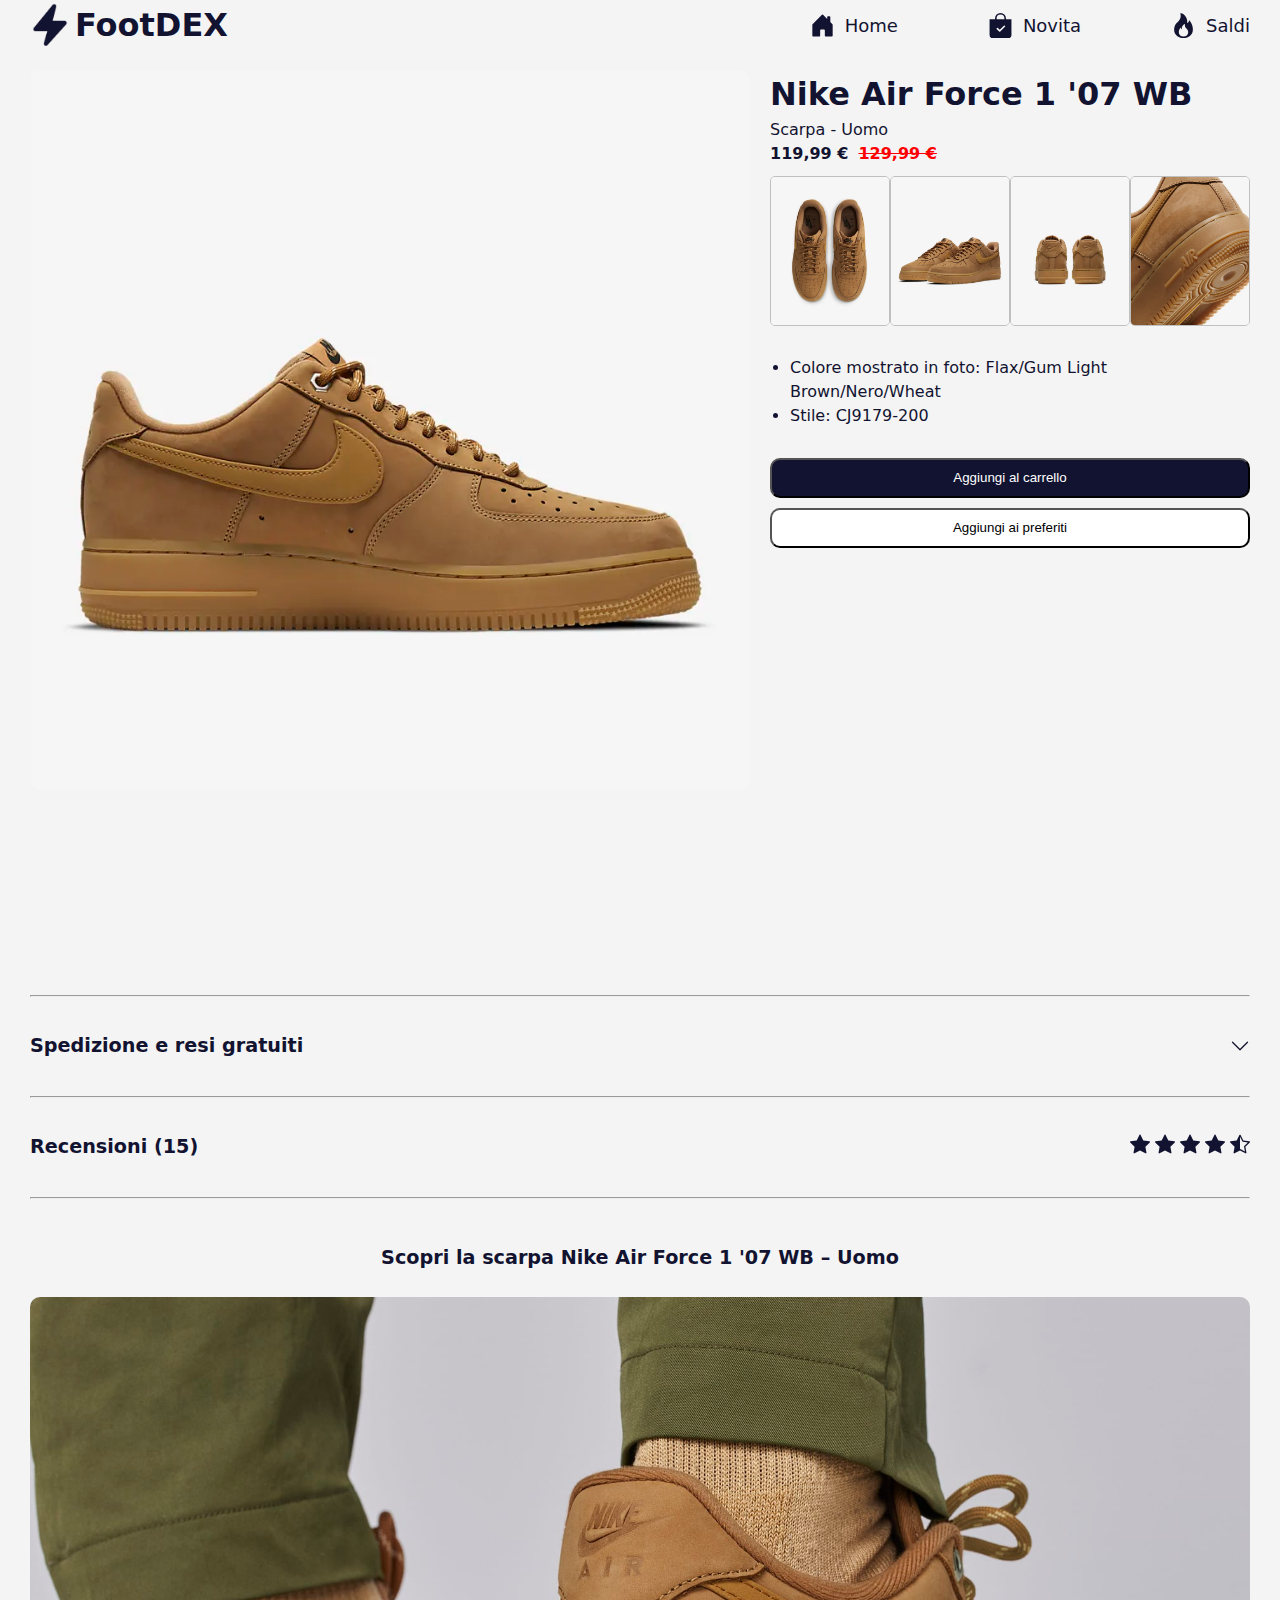
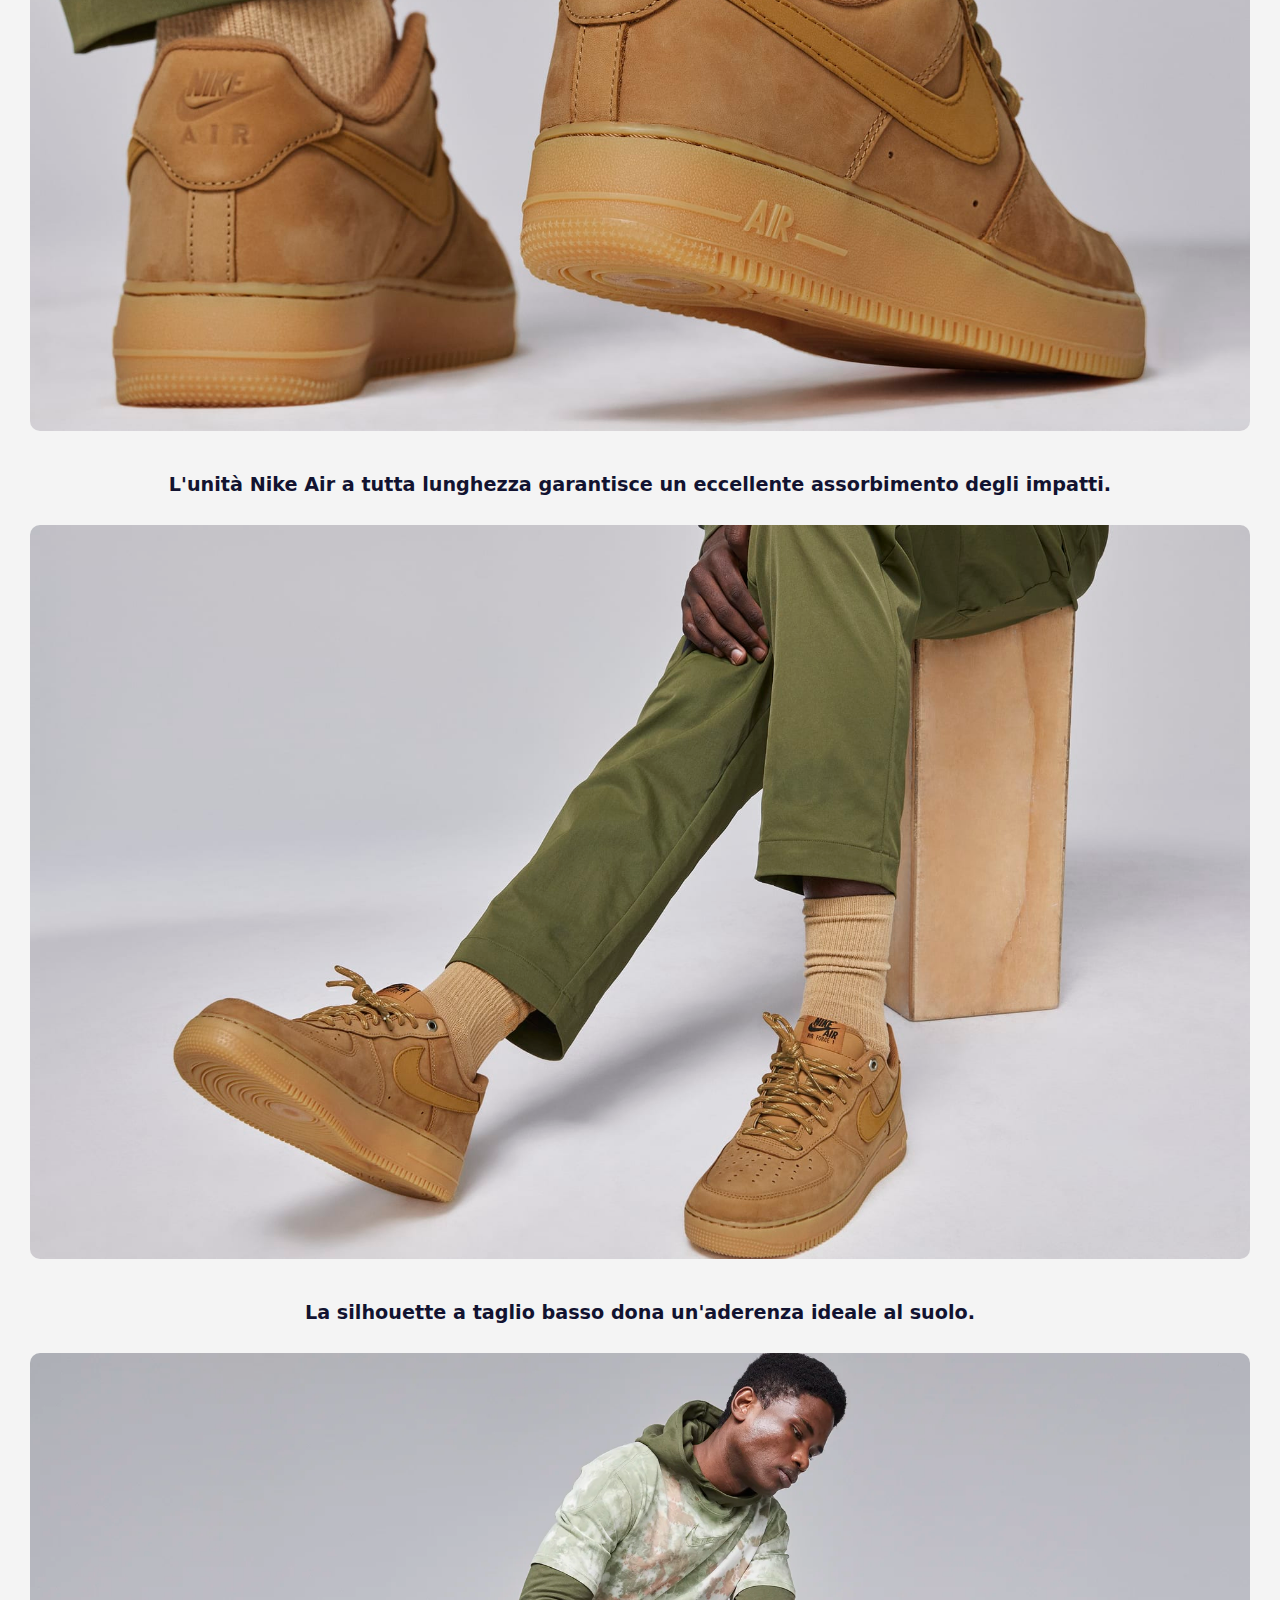
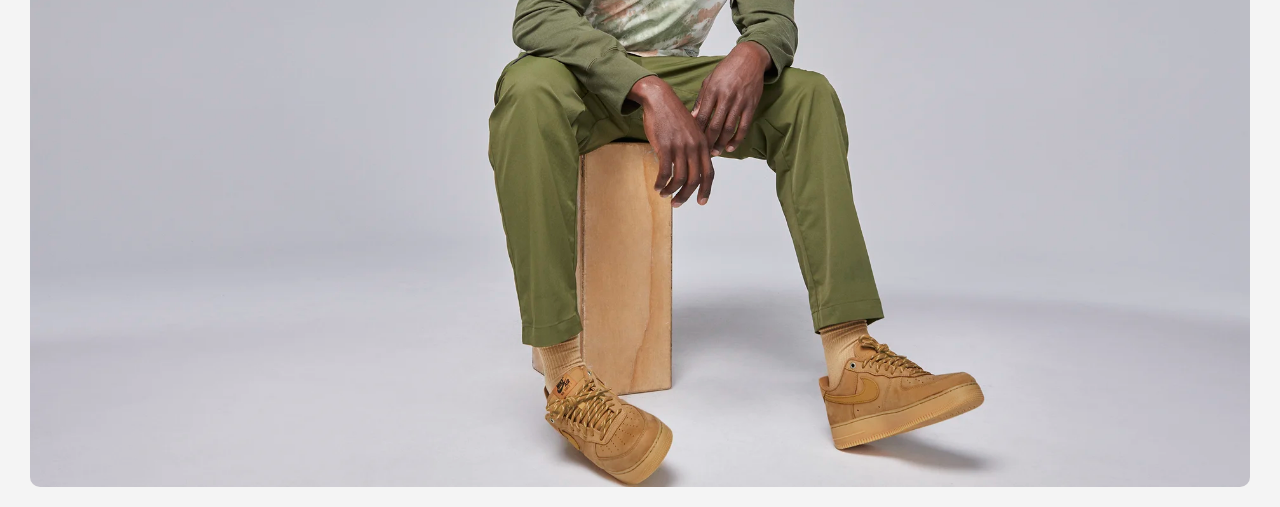
<file: info-item.html>
<!DOCTYPE html>
<html lang="en">
<head>
    <meta charset="UTF-8">
    <meta http-equiv="X-UA-Compatible" content="IE=edge">
    <meta name="viewport" content="width=device-width, initial-scale=1.0">
    <title>FOOTODEX - HOME</title>
    <link rel="stylesheet" href="style.css">
    <link rel="icon" href=".//img/bolt.png"  width="100%" type="image/icon type">
</head>
<body>
    <nav>
        <div class="nav-bar">
        <div class="logo" >
                <img src="./img/bolt.png">
                <h1 >FootDEX</h1>
            </div> 
            <div class="links">
                <ul>
                    <li>
                        <a href="./index.html"> <svg xmlns="http://www.w3.org/2000/svg" width="25" height="25" fill="currentColor" class="bi bi-house-door-fill" viewBox="0 0 16 16">
                            <path d="M6.5 14.5v-3.505c0-.245.25-.495.5-.495h2c.25 0 .5.25.5.5v3.5a.5.5 0 0 0 .5.5h4a.5.5 0 0 0 .5-.5v-7a.5.5 0 0 0-.146-.354L13 5.793V2.5a.5.5 0 0 0-.5-.5h-1a.5.5 0 0 0-.5.5v1.293L8.354 1.146a.5.5 0 0 0-.708 0l-6 6A.5.5 0 0 0 1.5 7.5v7a.5.5 0 0 0 .5.5h4a.5.5 0 0 0 .5-.5z"/>
                          </svg>Home</a>
                    </li>
                    <li>
                        <a href="./ultimate-realse.html"><svg xmlns="http://www.w3.org/2000/svg" width="25" height="25" fill="currentColor" class="bi bi-bag-check-fill" viewBox="0 0 16 16">
                            <path fill-rule="evenodd" d="M10.5 3.5a2.5 2.5 0 0 0-5 0V4h5v-.5zm1 0V4H15v10a2 2 0 0 1-2 2H3a2 2 0 0 1-2-2V4h3.5v-.5a3.5 3.5 0 1 1 7 0zm-.646 5.354a.5.5 0 0 0-.708-.708L7.5 10.793 6.354 9.646a.5.5 0 1 0-.708.708l1.5 1.5a.5.5 0 0 0 .708 0l3-3z"/>
                          </svg> Novita</a>
                    </li>
                    <li>
                        <a href="./saldi-offers.html"> <svg xmlns="http://www.w3.org/2000/svg" width="25" height="25" fill="currentColor" class="bi bi-fire" viewBox="0 0 16 16">
                            <path d="M8 16c3.314 0 6-2 6-5.5 0-1.5-.5-4-2.5-6 .25 1.5-1.25 2-1.25 2C11 4 9 .5 6 0c.357 2 .5 4-2 6-1.25 1-2 2.729-2 4.5C2 14 4.686 16 8 16Zm0-1c-1.657 0-3-1-3-2.75 0-.75.25-2 1.25-3C6.125 10 7 10.5 7 10.5c-.375-1.25.5-3.25 2-3.5-.179 1-.25 2 1 3 .625.5 1 1.364 1 2.25C11 14 9.657 15 8 15Z"/>
                          </svg> Saldi</a>
                    </li>
                    
                </ul>
            </div>
            <div id="menu-1" class="menu-toggle" onclick="menu()">
                <svg id="svg-1" xmlns="http://www.w3.org/2000/svg" width="16" height="16" fill="currentColor" class="bi bi-list" viewBox="0 0 16 16">
                    <path fill-rule="evenodd" d="M2.5 12a.5.5 0 0 1 .5-.5h10a.5.5 0 0 1 0 1H3a.5.5 0 0 1-.5-.5zm0-4a.5.5 0 0 1 .5-.5h10a.5.5 0 0 1 0 1H3a.5.5 0 0 1-.5-.5zm0-4a.5.5 0 0 1 .5-.5h10a.5.5 0 0 1 0 1H3a.5.5 0 0 1-.5-.5z"/>
                </svg>
                <svg id="svg-2" class="close-item" xmlns="http://www.w3.org/2000/svg" width="16" height="16" fill="currentColor" class="bi bi-x-lg" viewBox="0 0 16 16">
                    <path d="M2.146 2.854a.5.5 0 1 1 .708-.708L8 7.293l5.146-5.147a.5.5 0 0 1 .708.708L8.707 8l5.147 5.146a.5.5 0 0 1-.708.708L8 8.707l-5.146 5.147a.5.5 0 0 1-.708-.708L7.293 8 2.146 2.854Z"/>
                  </svg>
            </div>

        </div> 
    </nav>
                <div class="menus-1" id="menu-2">
                    <ul>
                        <li>
                            <a href="./index.html"> <svg xmlns="http://www.w3.org/2000/svg" width="25" height="25" fill="currentColor" class="bi bi-house-door-fill" viewBox="0 0 16 16">
                                <path d="M6.5 14.5v-3.505c0-.245.25-.495.5-.495h2c.25 0 .5.25.5.5v3.5a.5.5 0 0 0 .5.5h4a.5.5 0 0 0 .5-.5v-7a.5.5 0 0 0-.146-.354L13 5.793V2.5a.5.5 0 0 0-.5-.5h-1a.5.5 0 0 0-.5.5v1.293L8.354 1.146a.5.5 0 0 0-.708 0l-6 6A.5.5 0 0 0 1.5 7.5v7a.5.5 0 0 0 .5.5h4a.5.5 0 0 0 .5-.5z"/>
                              </svg>Home</a>
                        </li>
                        <li>
                            <a href="./ultimate-realse.html"><svg xmlns="http://www.w3.org/2000/svg" width="25" height="25" fill="currentColor" class="bi bi-bag-check-fill" viewBox="0 0 16 16">
                                <path fill-rule="evenodd" d="M10.5 3.5a2.5 2.5 0 0 0-5 0V4h5v-.5zm1 0V4H15v10a2 2 0 0 1-2 2H3a2 2 0 0 1-2-2V4h3.5v-.5a3.5 3.5 0 1 1 7 0zm-.646 5.354a.5.5 0 0 0-.708-.708L7.5 10.793 6.354 9.646a.5.5 0 1 0-.708.708l1.5 1.5a.5.5 0 0 0 .708 0l3-3z"/>
                              </svg> Novita</a>
                        </li>
                        <li>
                            <a href="./saldi-offers.html"> <svg xmlns="http://www.w3.org/2000/svg" width="25" height="25" fill="currentColor" class="bi bi-fire" viewBox="0 0 16 16">
                                <path d="M8 16c3.314 0 6-2 6-5.5 0-1.5-.5-4-2.5-6 .25 1.5-1.25 2-1.25 2C11 4 9 .5 6 0c.357 2 .5 4-2 6-1.25 1-2 2.729-2 4.5C2 14 4.686 16 8 16Zm0-1c-1.657 0-3-1-3-2.75 0-.75.25-2 1.25-3C6.125 10 7 10.5 7 10.5c-.375-1.25.5-3.25 2-3.5-.179 1-.25 2 1 3 .625.5 1 1.364 1 2.25C11 14 9.657 15 8 15Z"/>
                              </svg> Saldi</a>
                        </li>
                        
                    </ul>
                </div>
                <div class="conatainer">
                    <div class="title-nike">
                        <h1>Nike Air Force 1 '07 WB</h1>
                        <p>Scarpa -  Uomo</p>
                        <span  style="display:flex; gap: 10px;"><h4>119,99 €</h4>
                            <h4 style="color: red;"><del>129,99 €</del></h4></span>
                        </div>
                    <div class="div-top"> 
                      <div class="img-container">
                        <img src="./img/nikeAir107/nike-2.webp" id="imgPrincipale" onmouseover="principal()">
                      </div>
                    <div class="product-detail">
                        <div class="title-nike-v2">
                            <h1>Nike Air Force 1 '07 WB</h1>
                            <p>Scarpa -  Uomo</p>
                            <span  style="display:flex; gap: 10px;"><h4>119,99 €</h4>
                                <h4 style="color: red;"><del>129,99 €</del></h4></span>
                            </div>
                        <div class="img-2">
                        <img src="./img/nikeAir107/nike-3.webp" onmouseover="airOn1()" >
                        <img src="./img/nikeAir107/nike-4.webp" onmouseover="airOn2()">
                        <img src="./img/nikeAir107/nike-5.webp" onmouseover="airOn3()">
                        <img src="./img/nikeAir107/nike-7.webp" onmouseover="airOn4()">
                    </div>
                    <div class="product-info"> 
                        <ul>
                            <li>
                                <p>
                                    Colore mostrato in foto: Flax/Gum Light Brown/Nero/Wheat
                                </p>
                            </li>
                            <li>
                                <p>
                                    Stile: CJ9179-200
                                </p>
                            </li>
                        </ul>
                    </div>
                    <button>Aggiungi al carrello</button>
                        <button style="background: white; color: black;">Aggiungi ai preferiti </button>
                    
                    </div>
                </div>
                <div class="review-pdt">
                    <hr style="margin: 25px 0px;">
                    <div class="top-review" id="topInfo" onclick="openInfo()">
                        <p>Spedizione e resi gratuiti</p>
                        <svg style="display: none;" id="rev1" xmlns="http://www.w3.org/2000/svg" width="16" height="16" fill="currentColor" class="bi bi-chevron-up" viewBox="0 0 16 16">
                            <path fill-rule="evenodd" d="M7.646 4.646a.5.5 0 0 1 .708 0l6 6a.5.5 0 0 1-.708.708L8 5.707l-5.646 5.647a.5.5 0 0 1-.708-.708l6-6z"/>
                          </svg>
                          <svg  id="rev2" xmlns="http://www.w3.org/2000/svg" width="16" height="16" fill="currentColor" class="bi bi-chevron-down" viewBox="0 0 16 16">
                            <path fill-rule="evenodd" d="M1.646 4.646a.5.5 0 0 1 .708 0L8 10.293l5.646-5.647a.5.5 0 0 1 .708.708l-6 6a.5.5 0 0 1-.708 0l-6-6a.5.5 0 0 1 0-.708z"/>
                          </svg>
                    </div>
                    <div style="display: none;" class="review-info" id="reviewInfo">
                        <p>Consegna standard gratuita con la tua Membership Nike.</p>
                        <ul>
                            <li>
                                Puoi restituire il tuo ordine entro 30 giorni, gratuitamente e per qualsiasi motivo. <a href="#">Sono previste limitazioni</a>.
                            </li>
                        </ul>
                    </div>
                    <!-- Second part-->
                    <hr style="margin: 25px 0px;">
                    <div class="top-review">
                        <p>Recensioni (15)</p>
                        <div class="svg-review">
                            <div class="starts-review">
                                <svg xmlns="http://www.w3.org/2000/svg" width="16" height="16" fill="currentColor" class="bi bi-star-fill" viewBox="0 0 16 16">
                                    <path d="M3.612 15.443c-.386.198-.824-.149-.746-.592l.83-4.73L.173 6.765c-.329-.314-.158-.888.283-.95l4.898-.696L7.538.792c.197-.39.73-.39.927 0l2.184 4.327 4.898.696c.441.062.612.636.282.95l-3.522 3.356.83 4.73c.078.443-.36.79-.746.592L8 13.187l-4.389 2.256z"/>
                                  </svg>
                                  <svg xmlns="http://www.w3.org/2000/svg" width="16" height="16" fill="currentColor" class="bi bi-star-fill" viewBox="0 0 16 16">
                                    <path d="M3.612 15.443c-.386.198-.824-.149-.746-.592l.83-4.73L.173 6.765c-.329-.314-.158-.888.283-.95l4.898-.696L7.538.792c.197-.39.73-.39.927 0l2.184 4.327 4.898.696c.441.062.612.636.282.95l-3.522 3.356.83 4.73c.078.443-.36.79-.746.592L8 13.187l-4.389 2.256z"/>
                                  </svg>
                                  <svg xmlns="http://www.w3.org/2000/svg" width="16" height="16" fill="currentColor" class="bi bi-star-fill" viewBox="0 0 16 16">
                                    <path d="M3.612 15.443c-.386.198-.824-.149-.746-.592l.83-4.73L.173 6.765c-.329-.314-.158-.888.283-.95l4.898-.696L7.538.792c.197-.39.73-.39.927 0l2.184 4.327 4.898.696c.441.062.612.636.282.95l-3.522 3.356.83 4.73c.078.443-.36.79-.746.592L8 13.187l-4.389 2.256z"/>
                                  </svg>
                                  <svg xmlns="http://www.w3.org/2000/svg" width="16" height="16" fill="currentColor" class="bi bi-star-fill" viewBox="0 0 16 16">
                                    <path d="M3.612 15.443c-.386.198-.824-.149-.746-.592l.83-4.73L.173 6.765c-.329-.314-.158-.888.283-.95l4.898-.696L7.538.792c.197-.39.73-.39.927 0l2.184 4.327 4.898.696c.441.062.612.636.282.95l-3.522 3.356.83 4.73c.078.443-.36.79-.746.592L8 13.187l-4.389 2.256z"/>
                                  </svg>
                                  <svg xmlns="http://www.w3.org/2000/svg" width="16" height="16" fill="currentColor" class="bi bi-star-half" viewBox="0 0 16 16">
                                    <path d="M5.354 5.119 7.538.792A.516.516 0 0 1 8 .5c.183 0 .366.097.465.292l2.184 4.327 4.898.696A.537.537 0 0 1 16 6.32a.548.548 0 0 1-.17.445l-3.523 3.356.83 4.73c.078.443-.36.79-.746.592L8 13.187l-4.389 2.256a.52.52 0 0 1-.146.05c-.342.06-.668-.254-.6-.642l.83-4.73L.173 6.765a.55.55 0 0 1-.172-.403.58.58 0 0 1 .085-.302.513.513 0 0 1 .37-.245l4.898-.696zM8 12.027a.5.5 0 0 1 .232.056l3.686 1.894-.694-3.957a.565.565 0 0 1 .162-.505l2.907-2.77-4.052-.576a.525.525 0 0 1-.393-.288L8.001 2.223 8 2.226v9.8z"/>
                                  </svg>
                            </div>
                        </div>
                    </div>
                    <div style="display: none;" class="review-info" id="reviewInfo">
                        <p>Consegna standard gratuita con la tua Membership Nike.</p>
                        <ul>
                            <li>
                                Puoi restituire il tuo ordine entro 30 giorni, gratuitamente e per qualsiasi motivo. <a href="#">Sono previste limitazioni</a>.
                            </li>
                        </ul>
                    </div>
                    <hr style="margin: 25px 0px;">
                    <div class="other-img">
                        <p> Scopri la scarpa Nike Air Force 1 '07 WB – Uomo</p>
                        <img src="./img/nikeAir107/other-1.jpg">
                    </div>
                    <div class="other-img">
                        <p> L'unità Nike Air a tutta lunghezza garantisce un eccellente assorbimento degli impatti.</p>
                        <img src="./img/nikeAir107/other-2.jpg">
                    </div>
                    <div class="other-img">
                        <p>La silhouette a taglio basso dona un'aderenza ideale al suolo.</p>
                        <img src="./img/nikeAir107/other-3.webp">
                    </div>
                </div>
               
                
        </div> 
</body>
<script src="./main.js"></script>
</html>
</file>
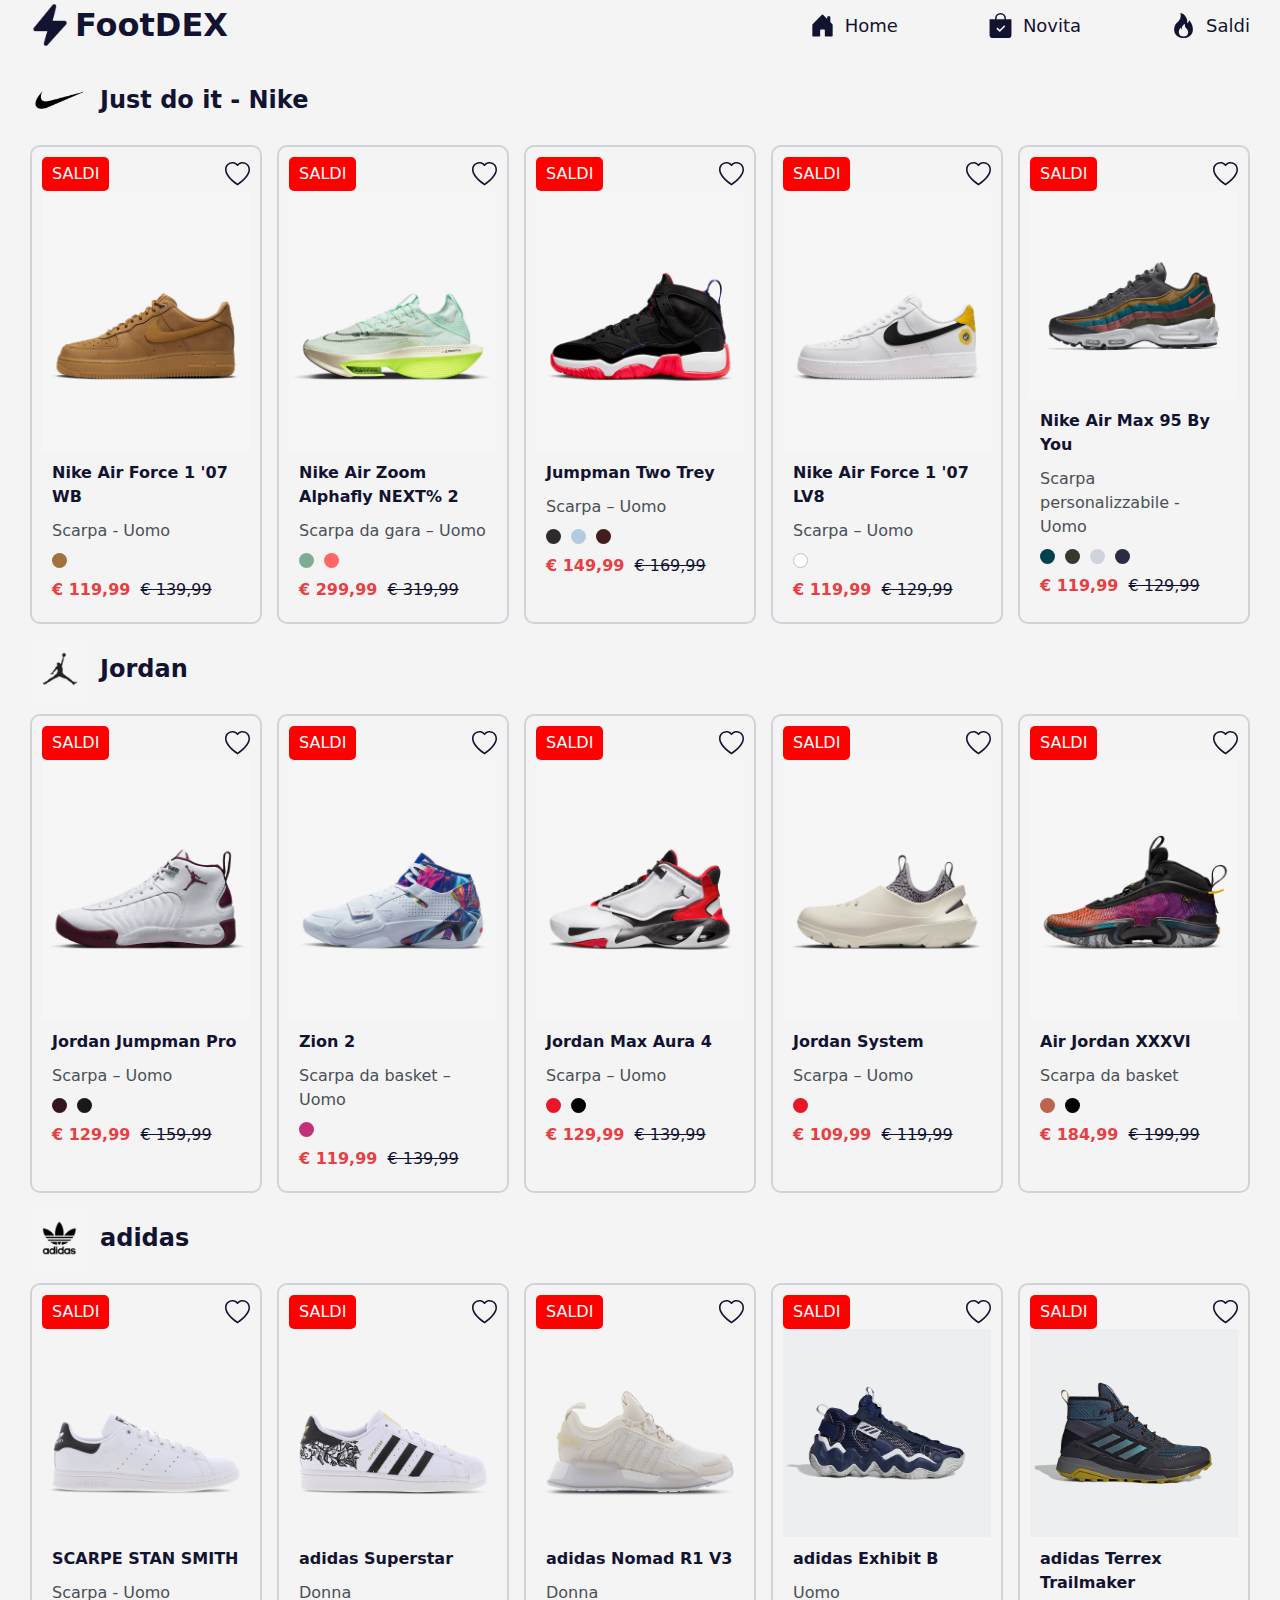
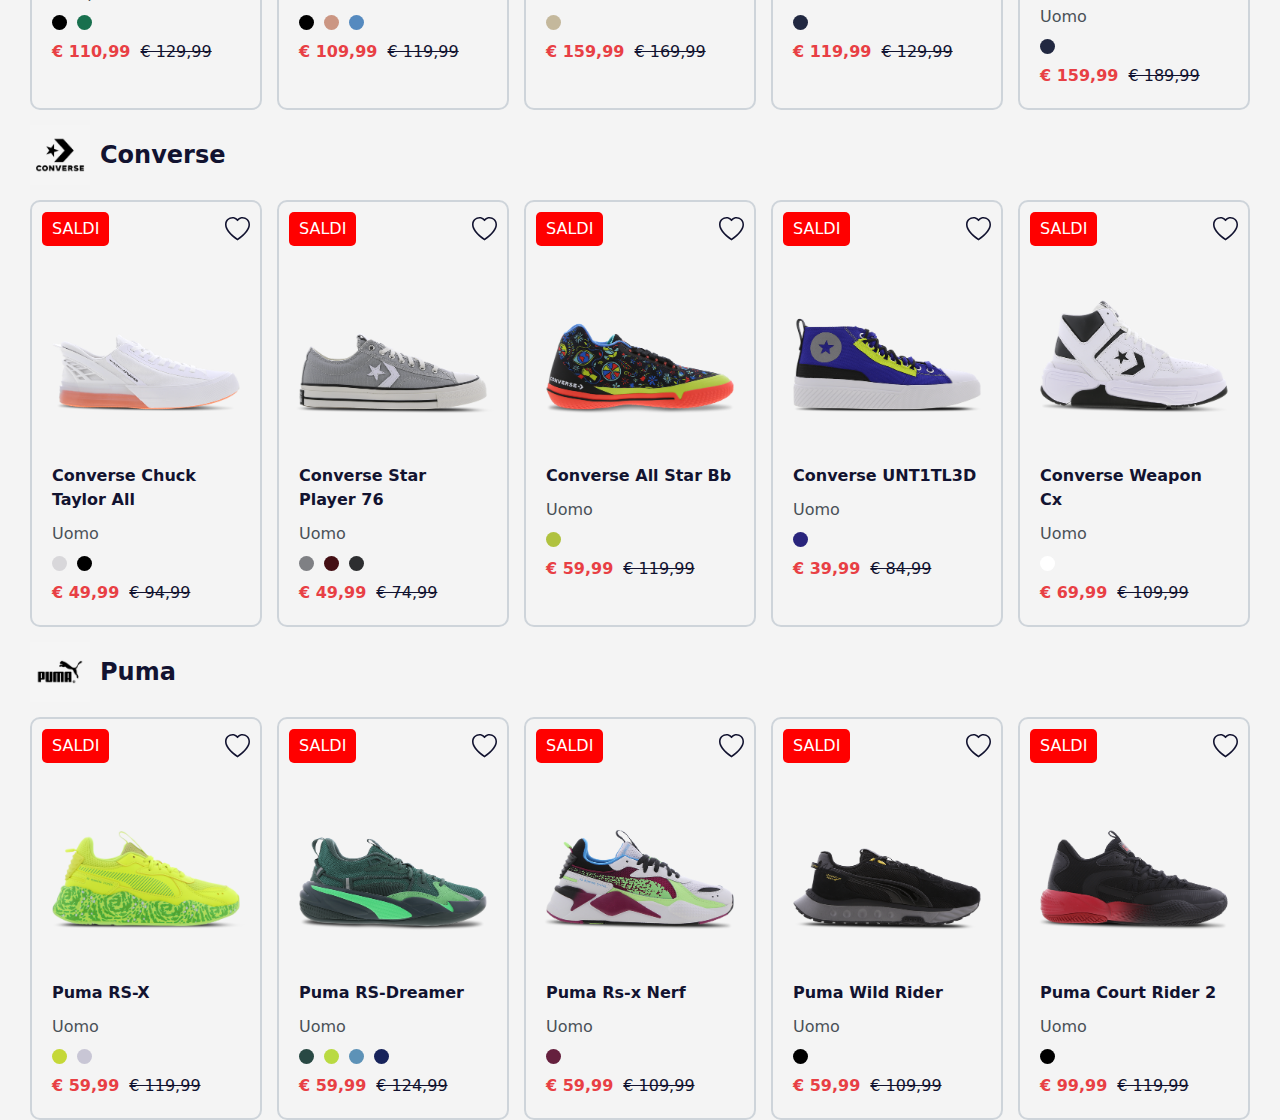
<file: saldi-offers.html>
<!DOCTYPE html>
<html lang="en">
<head>
    <head>
        <meta charset="UTF-8">
        <meta http-equiv="X-UA-Compatible" content="IE=edge">
        <meta name="viewport" content="width=device-width, initial-scale=1.0">
        <title>FOOTODEX - HOME</title>
        <link rel="stylesheet" href="style.css">
        <link rel="icon" href=".//img/bolt.png"  width="100%" type="image/icon type">
    </head>
</head>
<body>
    <nav>
        <div class="nav-bar">
            <div class="logo">
                <img src="./img/bolt.png">
                <h1 >FootDEX</h1>
            </div> 
            <div class="links">
                <ul>
                    <li> 
                        <a href="./index.html"> <svg xmlns="http://www.w3.org/2000/svg" width="25" height="25" fill="currentColor" class="bi bi-house-door-fill" viewBox="0 0 16 16">
                            <path d="M6.5 14.5v-3.505c0-.245.25-.495.5-.495h2c.25 0 .5.25.5.5v3.5a.5.5 0 0 0 .5.5h4a.5.5 0 0 0 .5-.5v-7a.5.5 0 0 0-.146-.354L13 5.793V2.5a.5.5 0 0 0-.5-.5h-1a.5.5 0 0 0-.5.5v1.293L8.354 1.146a.5.5 0 0 0-.708 0l-6 6A.5.5 0 0 0 1.5 7.5v7a.5.5 0 0 0 .5.5h4a.5.5 0 0 0 .5-.5z"/>
                          </svg>Home</a>
                    </li>
                    <li>
                        <a href="./ultimate-realse.html"> <svg xmlns="http://www.w3.org/2000/svg" width="25" height="25" fill="currentColor" class="bi bi-bag-check-fill" viewBox="0 0 16 16">
                            <path fill-rule="evenodd" d="M10.5 3.5a2.5 2.5 0 0 0-5 0V4h5v-.5zm1 0V4H15v10a2 2 0 0 1-2 2H3a2 2 0 0 1-2-2V4h3.5v-.5a3.5 3.5 0 1 1 7 0zm-.646 5.354a.5.5 0 0 0-.708-.708L7.5 10.793 6.354 9.646a.5.5 0 1 0-.708.708l1.5 1.5a.5.5 0 0 0 .708 0l3-3z"/>
                          </svg> Novita</a>
                    </li>
                    <li>
                        <a><svg xmlns="http://www.w3.org/2000/svg" width="25" height="25" fill="currentColor" class="bi bi-fire" viewBox="0 0 16 16">
                            <path d="M8 16c3.314 0 6-2 6-5.5 0-1.5-.5-4-2.5-6 .25 1.5-1.25 2-1.25 2C11 4 9 .5 6 0c.357 2 .5 4-2 6-1.25 1-2 2.729-2 4.5C2 14 4.686 16 8 16Zm0-1c-1.657 0-3-1-3-2.75 0-.75.25-2 1.25-3C6.125 10 7 10.5 7 10.5c-.375-1.25.5-3.25 2-3.5-.179 1-.25 2 1 3 .625.5 1 1.364 1 2.25C11 14 9.657 15 8 15Z"/>
                          </svg> Saldi</a>
                    </li>
                    
                </ul>
            </div>
            <div id="menu-1" class="menu-toggle" onclick="menu()">
                <svg id="svg-1" xmlns="http://www.w3.org/2000/svg" width="16" height="16" fill="currentColor" class="bi bi-list" viewBox="0 0 16 16">
                    <path fill-rule="evenodd" d="M2.5 12a.5.5 0 0 1 .5-.5h10a.5.5 0 0 1 0 1H3a.5.5 0 0 1-.5-.5zm0-4a.5.5 0 0 1 .5-.5h10a.5.5 0 0 1 0 1H3a.5.5 0 0 1-.5-.5zm0-4a.5.5 0 0 1 .5-.5h10a.5.5 0 0 1 0 1H3a.5.5 0 0 1-.5-.5z"/>
                </svg>
                <svg id="svg-2" class="close-item" xmlns="http://www.w3.org/2000/svg" width="16" height="16" fill="currentColor" class="bi bi-x-lg" viewBox="0 0 16 16">
                    <path d="M2.146 2.854a.5.5 0 1 1 .708-.708L8 7.293l5.146-5.147a.5.5 0 0 1 .708.708L8.707 8l5.147 5.146a.5.5 0 0 1-.708.708L8 8.707l-5.146 5.147a.5.5 0 0 1-.708-.708L7.293 8 2.146 2.854Z"/>
                  </svg>
            </div>
        </div> 
    </nav>
    <div class="menus-1" id="menu-2">
        <ul>
            <li>
                <a href="./index.html"> <svg xmlns="http://www.w3.org/2000/svg" width="25" height="25" fill="currentColor" class="bi bi-house-door-fill" viewBox="0 0 16 16">
                    <path d="M6.5 14.5v-3.505c0-.245.25-.495.5-.495h2c.25 0 .5.25.5.5v3.5a.5.5 0 0 0 .5.5h4a.5.5 0 0 0 .5-.5v-7a.5.5 0 0 0-.146-.354L13 5.793V2.5a.5.5 0 0 0-.5-.5h-1a.5.5 0 0 0-.5.5v1.293L8.354 1.146a.5.5 0 0 0-.708 0l-6 6A.5.5 0 0 0 1.5 7.5v7a.5.5 0 0 0 .5.5h4a.5.5 0 0 0 .5-.5z"/>
                  </svg>Home</a>
            </li>
            <li>
                <a href="./ultimate-realse.html" ><svg xmlns="http://www.w3.org/2000/svg" width="25" height="25" fill="currentColor" class="bi bi-bag-check-fill" viewBox="0 0 16 16">
                    <path fill-rule="evenodd" d="M10.5 3.5a2.5 2.5 0 0 0-5 0V4h5v-.5zm1 0V4H15v10a2 2 0 0 1-2 2H3a2 2 0 0 1-2-2V4h3.5v-.5a3.5 3.5 0 1 1 7 0zm-.646 5.354a.5.5 0 0 0-.708-.708L7.5 10.793 6.354 9.646a.5.5 0 1 0-.708.708l1.5 1.5a.5.5 0 0 0 .708 0l3-3z"/>
                  </svg> Novita</a>
            </li>
            <li>
                <a> <svg xmlns="http://www.w3.org/2000/svg" width="25" height="25" fill="currentColor" class="bi bi-fire" viewBox="0 0 16 16">
                    <path d="M8 16c3.314 0 6-2 6-5.5 0-1.5-.5-4-2.5-6 .25 1.5-1.25 2-1.25 2C11 4 9 .5 6 0c.357 2 .5 4-2 6-1.25 1-2 2.729-2 4.5C2 14 4.686 16 8 16Zm0-1c-1.657 0-3-1-3-2.75 0-.75.25-2 1.25-3C6.125 10 7 10.5 7 10.5c-.375-1.25.5-3.25 2-3.5-.179 1-.25 2 1 3 .625.5 1 1.364 1 2.25C11 14 9.657 15 8 15Z"/>
                  </svg> Saldi</a>
            </li>
            
        </ul>
    </div>
    <div class="conatainer">
        <!--Nike start-->
        <div class="middle-item">
            <img src="./img/icona.png">
            <h2>Just do it - Nike </h2>
        </div>
        <div class="products">
            <div class="pdt-1">
                <div class="pdt-1-top" onclick="window.location.href = './info-item.html'">
                    <div class="icon-pdt saldi-pdt"> 
                        <p>SALDI</p>
                        <svg xmlns="http://www.w3.org/2000/svg" width="16" height="16" fill="currentColor" class="bi bi-heart" viewBox="0 0 16 16">
                            <path d="m8 2.748-.717-.737C5.6.281 2.514.878 1.4 3.053c-.523 1.023-.641 2.5.314 4.385.92 1.815 2.834 3.989 6.286 6.357 3.452-2.368 5.365-4.542 6.286-6.357.955-1.886.838-3.362.314-4.385C13.486.878 10.4.28 8.717 2.01L8 2.748zM8 15C-7.333 4.868 3.279-3.04 7.824 1.143c.06.055.119.112.176.171a3.12 3.12 0 0 1 .176-.17C12.72-3.042 23.333 4.867 8 15z"/>
                          </svg>
                    </div>
                    <img src=".//img/saldi/nike/airforce-brown.webp" alt="">
                </div>
                <div class="pdt-details ">
                    <h4>Nike Air Force 1 '07 WB</h4>
                    <p>Scarpa - Uomo</p>
                    <div class="clr-pdt">
                        <div class="colore-pdt"></div>
                    </div>
                    <div class="pdt-proce saldi-pdt-1">
                        <h4>€ 119,99</h4>
                        <del>€ 139,99</del>
                    </div>
                </div>
            </div>

            <div class="pdt-1">
                <div class="pdt-1-top">
                    <div class="icon-pdt saldi-pdt"> 
                        <p>SALDI</p>
                        <svg xmlns="http://www.w3.org/2000/svg" width="16" height="16" fill="currentColor" class="bi bi-heart" viewBox="0 0 16 16">
                            <path d="m8 2.748-.717-.737C5.6.281 2.514.878 1.4 3.053c-.523 1.023-.641 2.5.314 4.385.92 1.815 2.834 3.989 6.286 6.357 3.452-2.368 5.365-4.542 6.286-6.357.955-1.886.838-3.362.314-4.385C13.486.878 10.4.28 8.717 2.01L8 2.748zM8 15C-7.333 4.868 3.279-3.04 7.824 1.143c.06.055.119.112.176.171a3.12 3.12 0 0 1 .176-.17C12.72-3.042 23.333 4.867 8 15z"/>
                          </svg>
                    </div>
                    <img src=".//img/saldi/nike/nike-zoom.webp" >
                </div>
                <div class="pdt-details ">
                    <h4>Nike Air Zoom Alphafly NEXT% 2</h4>
                    <p>Scarpa da gara – Uomo</p>
                    <div class="clr-pdt">
                        <div style="background: #7fac95;" class="colore-pdt"></div>
                        <div style="background: #ff6664;" class="colore-pdt"></div>
                    </div>
                    <div class="pdt-proce saldi-pdt-1">
                        <h4>€ 299,99</h4>
                        <del>€ 319,99</del>
                    </div>
                </div>
            </div>
            <div class="pdt-1">
                <div class="pdt-1-top">
                    <div class="icon-pdt saldi-pdt"> 
                        <p>SALDI</p>
                        <svg xmlns="http://www.w3.org/2000/svg" width="16" height="16" fill="currentColor" class="bi bi-heart" viewBox="0 0 16 16">
                            <path d="m8 2.748-.717-.737C5.6.281 2.514.878 1.4 3.053c-.523 1.023-.641 2.5.314 4.385.92 1.815 2.834 3.989 6.286 6.357 3.452-2.368 5.365-4.542 6.286-6.357.955-1.886.838-3.362.314-4.385C13.486.878 10.4.28 8.717 2.01L8 2.748zM8 15C-7.333 4.868 3.279-3.04 7.824 1.143c.06.055.119.112.176.171a3.12 3.12 0 0 1 .176-.17C12.72-3.042 23.333 4.867 8 15z"/>
                          </svg>
                    </div>
                    <img src=".//img/saldi/nike/nike-two-trey.webp" >
                </div>
                <div class="pdt-details ">
                    <h4>Jumpman Two Trey</h4>
                    <p>Scarpa – Uomo</p>
                    <div class="clr-pdt">
                        <div style="background: #2f2b2d;" class="colore-pdt"></div>
                        <div style="background: #b3cbe1;" class="colore-pdt"></div>
                        <div style="background: #431d1d;" class="colore-pdt"></div>
                    </div>
                    <div class="pdt-proce saldi-pdt-1">
                        <h4>€ 149,99</h4>
                        <del>€ 169,99</del>
                    </div>
                </div>
            </div>
            <div class="pdt-1">
                <div class="pdt-1-top">
                    <div class="icon-pdt saldi-pdt"> 
                        <p>SALDI</p>
                        <svg xmlns="http://www.w3.org/2000/svg" width="16" height="16" fill="currentColor" class="bi bi-heart" viewBox="0 0 16 16">
                            <path d="m8 2.748-.717-.737C5.6.281 2.514.878 1.4 3.053c-.523 1.023-.641 2.5.314 4.385.92 1.815 2.834 3.989 6.286 6.357 3.452-2.368 5.365-4.542 6.286-6.357.955-1.886.838-3.362.314-4.385C13.486.878 10.4.28 8.717 2.01L8 2.748zM8 15C-7.333 4.868 3.279-3.04 7.824 1.143c.06.055.119.112.176.171a3.12 3.12 0 0 1 .176-.17C12.72-3.042 23.333 4.867 8 15z"/>
                          </svg>
                    </div>
                    <img src=".//img/saldi/nike/nike-airforce-lw.webp" >
                </div>
                <div class="pdt-details ">
                    <h4>Nike Air Force 1 '07 LV8</h4>
                    <p>Scarpa – Uomo</p>
                    <div class="clr-pdt">
                        <div style="background: white; border: 0.5px solid silver;" class="colore-pdt"></div>
                        
                    </div>
                    <div class="pdt-proce saldi-pdt-1">
                        <h4>€ 119,99</h4>
                        <del>€ 129,99</del>
                    </div>
                </div>
            </div>
            <div class="pdt-1">
                <div class="pdt-1-top">
                    <div class="icon-pdt saldi-pdt"> 
                        <p>SALDI</p>
                        <svg xmlns="http://www.w3.org/2000/svg" width="16" height="16" fill="currentColor" class="bi bi-heart" viewBox="0 0 16 16">
                            <path d="m8 2.748-.717-.737C5.6.281 2.514.878 1.4 3.053c-.523 1.023-.641 2.5.314 4.385.92 1.815 2.834 3.989 6.286 6.357 3.452-2.368 5.365-4.542 6.286-6.357.955-1.886.838-3.362.314-4.385C13.486.878 10.4.28 8.717 2.01L8 2.748zM8 15C-7.333 4.868 3.279-3.04 7.824 1.143c.06.055.119.112.176.171a3.12 3.12 0 0 1 .176-.17C12.72-3.042 23.333 4.867 8 15z"/>
                          </svg>
                    </div>
                    <img src=".//img/saldi/nike/nike-air-98.webp" >
                </div>
                <div class="pdt-details ">
                    <h4>Nike Air Max 95 By You</h4>
                    <p>Scarpa personalizzabile - Uomo</p>
                    <div class="clr-pdt">
                        <div style="background: #034150;" class="colore-pdt"></div>
                        <div style="background: #3a382c;" class="colore-pdt"></div>
                        <div style="background: #cfd3de;" class="colore-pdt"></div>
                        <div style="background: #2a2d41;" class="colore-pdt"></div>
                        
                    </div>
                    <div class="pdt-proce saldi-pdt-1">
                        <h4>€ 119,99</h4>
                        <del>€ 129,99</del>
                    </div>
                </div>
            </div>

        </div>
        <!--Nike end-->
        <!-- Jordan Part-->
        <div class="middle-item second-item">
            <img src="./img/jordan-icon.webp">
            <h2>Jordan </h2>
        </div>

        <div class="products">   
            <div class="pdt-1">
                <div class="pdt-1-top">
                    <div class="icon-pdt saldi-pdt"> 
                        <p>SALDI</p>
                        <svg xmlns="http://www.w3.org/2000/svg" width="16" height="16" fill="currentColor" class="bi bi-heart" viewBox="0 0 16 16">
                            <path d="m8 2.748-.717-.737C5.6.281 2.514.878 1.4 3.053c-.523 1.023-.641 2.5.314 4.385.92 1.815 2.834 3.989 6.286 6.357 3.452-2.368 5.365-4.542 6.286-6.357.955-1.886.838-3.362.314-4.385C13.486.878 10.4.28 8.717 2.01L8 2.748zM8 15C-7.333 4.868 3.279-3.04 7.824 1.143c.06.055.119.112.176.171a3.12 3.12 0 0 1 .176-.17C12.72-3.042 23.333 4.867 8 15z"/>
                          </svg>
                    </div>
                    <img src=".//img/saldi/jordan/jordan-jumpman.webp" >
                </div>
                <div class="pdt-details ">
                    <h4>Jordan Jumpman Pro</h4>
                    <p>Scarpa – Uomo</p>
                    <div class="clr-pdt">
                        <div style="background: #351521;" class="colore-pdt"></div>
                        <div style="background: #191919;" class="colore-pdt"></div>
                    </div>
                    <div class="pdt-proce saldi-pdt-1">
                        <h4>€ 129,99</h4>
                        <del>€ 159,99</del>
                    </div>
                </div>
            </div>
            <div class="pdt-1">
                <div class="pdt-1-top">
                    <div class="icon-pdt saldi-pdt"> 
                        <p>SALDI</p>
                        <svg xmlns="http://www.w3.org/2000/svg" width="16" height="16" fill="currentColor" class="bi bi-heart" viewBox="0 0 16 16">
                            <path d="m8 2.748-.717-.737C5.6.281 2.514.878 1.4 3.053c-.523 1.023-.641 2.5.314 4.385.92 1.815 2.834 3.989 6.286 6.357 3.452-2.368 5.365-4.542 6.286-6.357.955-1.886.838-3.362.314-4.385C13.486.878 10.4.28 8.717 2.01L8 2.748zM8 15C-7.333 4.868 3.279-3.04 7.824 1.143c.06.055.119.112.176.171a3.12 3.12 0 0 1 .176-.17C12.72-3.042 23.333 4.867 8 15z"/>
                          </svg>
                    </div>
                    <img src=".//img/saldi/jordan/jordan-universe.webp" >
                </div>
                <div class="pdt-details ">
                    <h4>Zion 2</h4>
                    <p>Scarpa da basket – Uomo</p>
                    <div class="clr-pdt">
                        <div style="background: #c23178;" class="colore-pdt"></div>
                    </div>
                    <div class="pdt-proce saldi-pdt-1">
                        <h4>€ 119,99</h4>
                        <del>€ 139,99</del>
                    </div>
                </div>
            </div>
            <div class="pdt-1">
                <div class="pdt-1-top">
                    <div class="icon-pdt saldi-pdt"> 
                        <p>SALDI</p>
                        <svg xmlns="http://www.w3.org/2000/svg" width="16" height="16" fill="currentColor" class="bi bi-heart" viewBox="0 0 16 16">
                            <path d="m8 2.748-.717-.737C5.6.281 2.514.878 1.4 3.053c-.523 1.023-.641 2.5.314 4.385.92 1.815 2.834 3.989 6.286 6.357 3.452-2.368 5.365-4.542 6.286-6.357.955-1.886.838-3.362.314-4.385C13.486.878 10.4.28 8.717 2.01L8 2.748zM8 15C-7.333 4.868 3.279-3.04 7.824 1.143c.06.055.119.112.176.171a3.12 3.12 0 0 1 .176-.17C12.72-3.042 23.333 4.867 8 15z"/>
                          </svg>
                    </div>
                    <img src=".//img/saldi/jordan/jordan-aura.webp" >
                </div>
                <div class="pdt-details ">
                    <h4>Jordan Max Aura 4</h4>
                    <p>Scarpa – Uomo</p>
                    <div class="clr-pdt">
                        <div style="background: #e91627;" class="colore-pdt"></div>
                        <div style="background: black;" class="colore-pdt"></div>
                    </div>
                    <div class="pdt-proce saldi-pdt-1">
                        <h4>€ 129,99</h4>
                        <del>€ 139,99</del>
                    </div>
                </div>
            </div>
            <div class="pdt-1">
                <div class="pdt-1-top">
                    <div class="icon-pdt saldi-pdt"> 
                        <p>SALDI</p>
                        <svg xmlns="http://www.w3.org/2000/svg" width="16" height="16" fill="currentColor" class="bi bi-heart" viewBox="0 0 16 16">
                            <path d="m8 2.748-.717-.737C5.6.281 2.514.878 1.4 3.053c-.523 1.023-.641 2.5.314 4.385.92 1.815 2.834 3.989 6.286 6.357 3.452-2.368 5.365-4.542 6.286-6.357.955-1.886.838-3.362.314-4.385C13.486.878 10.4.28 8.717 2.01L8 2.748zM8 15C-7.333 4.868 3.279-3.04 7.824 1.143c.06.055.119.112.176.171a3.12 3.12 0 0 1 .176-.17C12.72-3.042 23.333 4.867 8 15z"/>
                          </svg>
                    </div>
                    <img src=".//img/saldi/jordan/jordan-system.webp" >
                </div>
                <div class="pdt-details ">
                    <h4>Jordan System</h4>
                    <p>Scarpa – Uomo</p>
                    <div class="clr-pdt">
                        <div style="background: #e91627;" class="colore-pdt"></div>
                    </div>
                    <div class="pdt-proce saldi-pdt-1">
                        <h4>€ 109,99</h4>
                        <del>€ 119,99</del>
                    </div>
                </div>
            </div>
            <div class="pdt-1">
                <div class="pdt-1-top">
                    <div class="icon-pdt saldi-pdt"> 
                        <p>SALDI</p>
                        <svg xmlns="http://www.w3.org/2000/svg" width="16" height="16" fill="currentColor" class="bi bi-heart" viewBox="0 0 16 16">
                            <path d="m8 2.748-.717-.737C5.6.281 2.514.878 1.4 3.053c-.523 1.023-.641 2.5.314 4.385.92 1.815 2.834 3.989 6.286 6.357 3.452-2.368 5.365-4.542 6.286-6.357.955-1.886.838-3.362.314-4.385C13.486.878 10.4.28 8.717 2.01L8 2.748zM8 15C-7.333 4.868 3.279-3.04 7.824 1.143c.06.055.119.112.176.171a3.12 3.12 0 0 1 .176-.17C12.72-3.042 23.333 4.867 8 15z"/>
                          </svg>
                    </div>
                    <img src=".//img/saldi/jordan/jordan-xxxx.webp" >
                </div>
                <div class="pdt-details ">
                    <h4>Air Jordan XXXVI</h4>
                    <p>Scarpa da basket</p>
                    <div class="clr-pdt">
                        <div style="background: #bd634e;" class="colore-pdt"></div>
                        <div style="background: black;" class="colore-pdt"></div>

                    </div>
                    <div class="pdt-proce saldi-pdt-1">
                        <h4>€ 184,99</h4>
                        <del>€ 199,99</del>
                    </div>
                </div>
            </div>
        </div>
        <!--Jordan end-->
        <!--Adidas start-->
        <div class="middle-item second-item">
            <img src="./img/adidas/adidas-logo.webp">
            <h2>adidas </h2>
        </div>
        <div class="products">
            <div class="pdt-1">
                <div class="pdt-1-top">
                    <div class="icon-pdt saldi-pdt"> 
                        <p>SALDI</p>
                        <svg xmlns="http://www.w3.org/2000/svg" width="16" height="16" fill="currentColor" class="bi bi-heart" viewBox="0 0 16 16">
                            <path d="m8 2.748-.717-.737C5.6.281 2.514.878 1.4 3.053c-.523 1.023-.641 2.5.314 4.385.92 1.815 2.834 3.989 6.286 6.357 3.452-2.368 5.365-4.542 6.286-6.357.955-1.886.838-3.362.314-4.385C13.486.878 10.4.28 8.717 2.01L8 2.748zM8 15C-7.333 4.868 3.279-3.04 7.824 1.143c.06.055.119.112.176.171a3.12 3.12 0 0 1 .176-.17C12.72-3.042 23.333 4.867 8 15z"/>
                          </svg>
                    </div>
                    <img src=".//img/saldi/adidas/adidas-smith.webp" >
                </div>
                <div class="pdt-details ">
                    <h4>SCARPE STAN SMITH</h4>
                    <p>Scarpa - Uomo</p>
                    <div class="clr-pdt">
                        <div style="background: black;" class="colore-pdt"></div>
                        <div style="background: #18704e;" class="colore-pdt"></div>

                    </div>
                    <div class="pdt-proce saldi-pdt-1">
                        <h4>€ 110,99</h4>
                        <del>€ 129,99</del>
                    </div>
                </div>
            </div>
            <div class="pdt-1">
                <div class="pdt-1-top">
                    <div class="icon-pdt saldi-pdt"> 
                        <p>SALDI</p>
                        <svg xmlns="http://www.w3.org/2000/svg" width="16" height="16" fill="currentColor" class="bi bi-heart" viewBox="0 0 16 16">
                            <path d="m8 2.748-.717-.737C5.6.281 2.514.878 1.4 3.053c-.523 1.023-.641 2.5.314 4.385.92 1.815 2.834 3.989 6.286 6.357 3.452-2.368 5.365-4.542 6.286-6.357.955-1.886.838-3.362.314-4.385C13.486.878 10.4.28 8.717 2.01L8 2.748zM8 15C-7.333 4.868 3.279-3.04 7.824 1.143c.06.055.119.112.176.171a3.12 3.12 0 0 1 .176-.17C12.72-3.042 23.333 4.867 8 15z"/>
                          </svg>
                    </div>
                    <img src=".//img/saldi/adidas/adidas-superstar.webp" >
                </div>
                <div class="pdt-details ">
                    <h4>adidas Superstar</h4>
                    <p>Donna</p>
                    <div class="clr-pdt">
                        <div style="background: black;" class="colore-pdt"></div>
                        <div style="background: #cb9683;" class="colore-pdt"></div>
                        <div style="background: #558abf;" class="colore-pdt"></div>

                    </div>
                    <div class="pdt-proce saldi-pdt-1">
                        <h4>€ 109,99</h4>
                        <del>€ 119,99</del>
                    </div>
                </div>
            </div>
            <div class="pdt-1">
                <div class="pdt-1-top">
                    <div class="icon-pdt saldi-pdt"> 
                        <p>SALDI</p>
                        <svg xmlns="http://www.w3.org/2000/svg" width="16" height="16" fill="currentColor" class="bi bi-heart" viewBox="0 0 16 16">
                            <path d="m8 2.748-.717-.737C5.6.281 2.514.878 1.4 3.053c-.523 1.023-.641 2.5.314 4.385.92 1.815 2.834 3.989 6.286 6.357 3.452-2.368 5.365-4.542 6.286-6.357.955-1.886.838-3.362.314-4.385C13.486.878 10.4.28 8.717 2.01L8 2.748zM8 15C-7.333 4.868 3.279-3.04 7.824 1.143c.06.055.119.112.176.171a3.12 3.12 0 0 1 .176-.17C12.72-3.042 23.333 4.867 8 15z"/>
                          </svg>
                    </div>
                    <img src=".//img/saldi/adidas/adidas-nomad.webp" >
                </div>
                <div class="pdt-details ">
                    <h4>adidas Nomad R1 V3</h4>
                    <p>Donna</p>
                    <div class="clr-pdt">
                        <div style="background: #c4b89c;" class="colore-pdt"></div>

                    </div>
                    <div class="pdt-proce saldi-pdt-1">
                        <h4>€ 159,99</h4>
                        <del>€ 169,99</del>
                    </div>
                </div>
            </div>
            <div class="pdt-1">
                <div class="pdt-1-top">
                    <div class="icon-pdt saldi-pdt"> 
                        <p>SALDI</p>
                        <svg xmlns="http://www.w3.org/2000/svg" width="16" height="16" fill="currentColor" class="bi bi-heart" viewBox="0 0 16 16">
                            <path d="m8 2.748-.717-.737C5.6.281 2.514.878 1.4 3.053c-.523 1.023-.641 2.5.314 4.385.92 1.815 2.834 3.989 6.286 6.357 3.452-2.368 5.365-4.542 6.286-6.357.955-1.886.838-3.362.314-4.385C13.486.878 10.4.28 8.717 2.01L8 2.748zM8 15C-7.333 4.868 3.279-3.04 7.824 1.143c.06.055.119.112.176.171a3.12 3.12 0 0 1 .176-.17C12.72-3.042 23.333 4.867 8 15z"/>
                          </svg>
                    </div>
                    <img src=".//img/saldi/adidas/adidas-exh.webp" >
                </div>
                <div class="pdt-details ">
                    <h4>adidas Exhibit B</h4>
                    <p>Uomo</p>
                    <div class="clr-pdt">
                        <div style="background: #212841;" class="colore-pdt"></div>

                    </div>
                    <div class="pdt-proce saldi-pdt-1">
                        <h4>€ 119,99</h4>
                        <del>€ 129,99</del>
                    </div>
                </div>
            </div>
            <div class="pdt-1">
                <div class="pdt-1-top">
                    <div class="icon-pdt saldi-pdt"> 
                        <p>SALDI</p>
                        <svg xmlns="http://www.w3.org/2000/svg" width="16" height="16" fill="currentColor" class="bi bi-heart" viewBox="0 0 16 16">
                            <path d="m8 2.748-.717-.737C5.6.281 2.514.878 1.4 3.053c-.523 1.023-.641 2.5.314 4.385.92 1.815 2.834 3.989 6.286 6.357 3.452-2.368 5.365-4.542 6.286-6.357.955-1.886.838-3.362.314-4.385C13.486.878 10.4.28 8.717 2.01L8 2.748zM8 15C-7.333 4.868 3.279-3.04 7.824 1.143c.06.055.119.112.176.171a3.12 3.12 0 0 1 .176-.17C12.72-3.042 23.333 4.867 8 15z"/>
                          </svg>
                    </div>
                    <img src=".//img/saldi/adidas/adidas-terrex.webp" >
                </div>
                <div class="pdt-details ">
                    <h4>adidas Terrex Trailmaker</h4>
                    <p>Uomo</p>
                    <div class="clr-pdt">
                        <div style="background: #212841;" class="colore-pdt"></div>

                    </div>
                    <div class="pdt-proce saldi-pdt-1">
                        <h4>€ 159,99</h4>
                        <del>€ 189,99</del>
                    </div>
                </div>
            </div>
        </div>
        <!-- end adidas
        -->
        <!--Start converse-->
        <div class="middle-item second-item">
            <img src="./img/converse/converse-logo.webp">
            <h2>Converse </h2>
        </div>
            <div class="products">
                <div class="pdt-1">
                    <div class="pdt-1-top">
                        <div class="icon-pdt saldi-pdt"> 
                            <p>SALDI</p>
                            <svg xmlns="http://www.w3.org/2000/svg" width="16" height="16" fill="currentColor" class="bi bi-heart" viewBox="0 0 16 16">
                                <path d="m8 2.748-.717-.737C5.6.281 2.514.878 1.4 3.053c-.523 1.023-.641 2.5.314 4.385.92 1.815 2.834 3.989 6.286 6.357 3.452-2.368 5.365-4.542 6.286-6.357.955-1.886.838-3.362.314-4.385C13.486.878 10.4.28 8.717 2.01L8 2.748zM8 15C-7.333 4.868 3.279-3.04 7.824 1.143c.06.055.119.112.176.171a3.12 3.12 0 0 1 .176-.17C12.72-3.042 23.333 4.867 8 15z"/>
                              </svg>
                        </div>
                        <img src=".//img/saldi/converse/converse-taylor.webp" >
                    </div>
                    <div class="pdt-details ">
                        <h4>Converse Chuck Taylor All</h4>
                        <p>Uomo</p>
                        <div class="clr-pdt">
                            <div style="background: #d8d7da;" class="colore-pdt"></div>
                            <div style="background: black;" class="colore-pdt"></div>
    
                        </div>
                        <div class="pdt-proce saldi-pdt-1">
                            <h4>€ 49,99</h4>
                            <del>€ 94,99</del>
                        </div>
                    </div>
                </div>
                <div class="pdt-1">
                    <div class="pdt-1-top">
                        <div class="icon-pdt saldi-pdt"> 
                            <p>SALDI</p>
                            <svg xmlns="http://www.w3.org/2000/svg" width="16" height="16" fill="currentColor" class="bi bi-heart" viewBox="0 0 16 16">
                                <path d="m8 2.748-.717-.737C5.6.281 2.514.878 1.4 3.053c-.523 1.023-.641 2.5.314 4.385.92 1.815 2.834 3.989 6.286 6.357 3.452-2.368 5.365-4.542 6.286-6.357.955-1.886.838-3.362.314-4.385C13.486.878 10.4.28 8.717 2.01L8 2.748zM8 15C-7.333 4.868 3.279-3.04 7.824 1.143c.06.055.119.112.176.171a3.12 3.12 0 0 1 .176-.17C12.72-3.042 23.333 4.867 8 15z"/>
                              </svg>
                        </div>
                        <img src=".//img/saldi/converse/converse-player.webp" >
                    </div>
                    <div class="pdt-details ">
                        <h4>Converse Star Player 76</h4>
                        <p>Uomo</p>
                        <div class="clr-pdt">
                            <div style="background: #7f8084;" class="colore-pdt"></div>
                            <div style="background: #440f14;" class="colore-pdt"></div>
                            <div style="background: #2d2e30;" class="colore-pdt"></div>
    
                        </div>
                        <div class="pdt-proce saldi-pdt-1">
                            <h4>€ 49,99</h4>
                            <del>€ 74,99</del>
                        </div>
                    </div>
                </div>
                <div class="pdt-1">
                    <div class="pdt-1-top">
                        <div class="icon-pdt saldi-pdt"> 
                            <p>SALDI</p>
                            <svg xmlns="http://www.w3.org/2000/svg" width="16" height="16" fill="currentColor" class="bi bi-heart" viewBox="0 0 16 16">
                                <path d="m8 2.748-.717-.737C5.6.281 2.514.878 1.4 3.053c-.523 1.023-.641 2.5.314 4.385.92 1.815 2.834 3.989 6.286 6.357 3.452-2.368 5.365-4.542 6.286-6.357.955-1.886.838-3.362.314-4.385C13.486.878 10.4.28 8.717 2.01L8 2.748zM8 15C-7.333 4.868 3.279-3.04 7.824 1.143c.06.055.119.112.176.171a3.12 3.12 0 0 1 .176-.17C12.72-3.042 23.333 4.867 8 15z"/>
                              </svg>
                        </div>
                        <img src=".//img/saldi/converse/converse-bp.webp" >
                    </div>
                    <div class="pdt-details ">
                        <h4>Converse All Star Bb</h4>
                        <p>Uomo</p>
                        <div class="clr-pdt">
                            <div style="background: #b0c23f;" class="colore-pdt"></div>
                        </div>
                        <div class="pdt-proce saldi-pdt-1">
                            <h4>€ 59,99</h4>
                            <del>€ 119,99</del>
                        </div>
                    </div>
                </div>
                <div class="pdt-1">
                    <div class="pdt-1-top">
                        <div class="icon-pdt saldi-pdt"> 
                            <p>SALDI</p>
                            <svg xmlns="http://www.w3.org/2000/svg" width="16" height="16" fill="currentColor" class="bi bi-heart" viewBox="0 0 16 16">
                                <path d="m8 2.748-.717-.737C5.6.281 2.514.878 1.4 3.053c-.523 1.023-.641 2.5.314 4.385.92 1.815 2.834 3.989 6.286 6.357 3.452-2.368 5.365-4.542 6.286-6.357.955-1.886.838-3.362.314-4.385C13.486.878 10.4.28 8.717 2.01L8 2.748zM8 15C-7.333 4.868 3.279-3.04 7.824 1.143c.06.055.119.112.176.171a3.12 3.12 0 0 1 .176-.17C12.72-3.042 23.333 4.867 8 15z"/>
                              </svg>
                        </div>
                        <img src=".//img/saldi/converse/converese-until.webp" >
                    </div>
                    <div class="pdt-details ">
                        <h4>Converse UNT1TL3D</h4>
                        <p>Uomo</p>
                        <div class="clr-pdt">
                            <div style="background: #29247c;" class="colore-pdt"></div>
                        </div>
                        <div class="pdt-proce saldi-pdt-1">
                            <h4>€ 39,99</h4>
                            <del>€ 84,99</del>
                        </div>
                    </div>
                </div>
                <div class="pdt-1">
                    <div class="pdt-1-top">
                        <div class="icon-pdt saldi-pdt"> 
                            <p>SALDI</p>
                            <svg xmlns="http://www.w3.org/2000/svg" width="16" height="16" fill="currentColor" class="bi bi-heart" viewBox="0 0 16 16">
                                <path d="m8 2.748-.717-.737C5.6.281 2.514.878 1.4 3.053c-.523 1.023-.641 2.5.314 4.385.92 1.815 2.834 3.989 6.286 6.357 3.452-2.368 5.365-4.542 6.286-6.357.955-1.886.838-3.362.314-4.385C13.486.878 10.4.28 8.717 2.01L8 2.748zM8 15C-7.333 4.868 3.279-3.04 7.824 1.143c.06.055.119.112.176.171a3.12 3.12 0 0 1 .176-.17C12.72-3.042 23.333 4.867 8 15z"/>
                              </svg>
                        </div>
                        <img src=".//img/saldi/converse/converse-weapon.webp" >
                    </div>
                    <div class="pdt-details ">
                        <h4>Converse Weapon Cx</h4>
                        <p>Uomo</p>
                        <div class="clr-pdt">
                            <div style="background: white;" class="colore-pdt"></div>
                        </div>
                        <div class="pdt-proce saldi-pdt-1">
                            <h4>€ 69,99</h4>
                            <del>€ 109,99</del>
                        </div>
                    </div>
                </div>
            </div>
            
            <!--End converse-->
            <!--Start Puma-->
            <div class="middle-item second-item">
                <img src="./img/puma/puma-logo.webp">
                <h2>Puma </h2>
            </div>
            <div class="products">
                <div class="pdt-1">
                    <div class="pdt-1-top">
                        <div class="icon-pdt saldi-pdt"> 
                            <p>SALDI</p>
                            <svg xmlns="http://www.w3.org/2000/svg" width="16" height="16" fill="currentColor" class="bi bi-heart" viewBox="0 0 16 16">
                                <path d="m8 2.748-.717-.737C5.6.281 2.514.878 1.4 3.053c-.523 1.023-.641 2.5.314 4.385.92 1.815 2.834 3.989 6.286 6.357 3.452-2.368 5.365-4.542 6.286-6.357.955-1.886.838-3.362.314-4.385C13.486.878 10.4.28 8.717 2.01L8 2.748zM8 15C-7.333 4.868 3.279-3.04 7.824 1.143c.06.055.119.112.176.171a3.12 3.12 0 0 1 .176-.17C12.72-3.042 23.333 4.867 8 15z"/>
                              </svg>
                        </div>
                        <img src=".//img/saldi/puma/puma-rs-x.webp" >
                    </div>
                    <div class="pdt-details ">
                        <h4>Puma RS-X</h4>
                        <p>Uomo</p>
                        <div class="clr-pdt">
                            <div style="background: #c5d838;" class="colore-pdt"></div>
                            <div style="background: #c8c6d5;" class="colore-pdt"></div>
                        </div>
                        <div class="pdt-proce saldi-pdt-1">
                            <h4>€ 59,99</h4>
                            <del>€ 119,99</del>
                        </div>
                    </div>
                </div>
                <div class="pdt-1">
                    <div class="pdt-1-top">
                        <div class="icon-pdt saldi-pdt"> 
                            <p>SALDI</p>
                            <svg xmlns="http://www.w3.org/2000/svg" width="16" height="16" fill="currentColor" class="bi bi-heart" viewBox="0 0 16 16">
                                <path d="m8 2.748-.717-.737C5.6.281 2.514.878 1.4 3.053c-.523 1.023-.641 2.5.314 4.385.92 1.815 2.834 3.989 6.286 6.357 3.452-2.368 5.365-4.542 6.286-6.357.955-1.886.838-3.362.314-4.385C13.486.878 10.4.28 8.717 2.01L8 2.748zM8 15C-7.333 4.868 3.279-3.04 7.824 1.143c.06.055.119.112.176.171a3.12 3.12 0 0 1 .176-.17C12.72-3.042 23.333 4.867 8 15z"/>
                              </svg>
                        </div>
                        <img src=".//img/saldi/puma/puma-dreamer.webp" >
                    </div>
                    <div class="pdt-details ">
                        <h4>Puma RS-Dreamer</h4>
                        <p>Uomo</p>
                        <div class="clr-pdt">
                            <div style="background: #294944;" class="colore-pdt"></div>
                            <div style="background: #b9da42;" class="colore-pdt"></div>
                            <div style="background: #5d92b7;" class="colore-pdt"></div>
                            <div style="background: #17235b;" class="colore-pdt"></div>
                        
                        </div>
                        <div class="pdt-proce saldi-pdt-1">
                            <h4>€ 59,99</h4>
                            <del>€ 124,99</del>
                        </div>
                    </div>
                </div>
                <div class="pdt-1">
                    <div class="pdt-1-top">
                        <div class="icon-pdt saldi-pdt"> 
                            <p>SALDI</p>
                            <svg xmlns="http://www.w3.org/2000/svg" width="16" height="16" fill="currentColor" class="bi bi-heart" viewBox="0 0 16 16">
                                <path d="m8 2.748-.717-.737C5.6.281 2.514.878 1.4 3.053c-.523 1.023-.641 2.5.314 4.385.92 1.815 2.834 3.989 6.286 6.357 3.452-2.368 5.365-4.542 6.286-6.357.955-1.886.838-3.362.314-4.385C13.486.878 10.4.28 8.717 2.01L8 2.748zM8 15C-7.333 4.868 3.279-3.04 7.824 1.143c.06.055.119.112.176.171a3.12 3.12 0 0 1 .176-.17C12.72-3.042 23.333 4.867 8 15z"/>
                              </svg>
                        </div>
                        <img src=".//img/saldi/puma/puma-nerf.webp" >
                    </div>
                    <div class="pdt-details ">
                        <h4>Puma Rs-x Nerf</h4>
                        <p>Uomo</p>
                        <div class="clr-pdt">
                            <div style="background: #65203e;" class="colore-pdt"></div>
                        </div>
                        <div class="pdt-proce saldi-pdt-1">
                            <h4>€ 59,99</h4>
                            <del>€ 109,99</del>
                        </div>
                    </div>
                </div>
                <div class="pdt-1">
                    <div class="pdt-1-top">
                        <div class="icon-pdt saldi-pdt"> 
                            <p>SALDI</p>
                            <svg xmlns="http://www.w3.org/2000/svg" width="16" height="16" fill="currentColor" class="bi bi-heart" viewBox="0 0 16 16">
                                <path d="m8 2.748-.717-.737C5.6.281 2.514.878 1.4 3.053c-.523 1.023-.641 2.5.314 4.385.92 1.815 2.834 3.989 6.286 6.357 3.452-2.368 5.365-4.542 6.286-6.357.955-1.886.838-3.362.314-4.385C13.486.878 10.4.28 8.717 2.01L8 2.748zM8 15C-7.333 4.868 3.279-3.04 7.824 1.143c.06.055.119.112.176.171a3.12 3.12 0 0 1 .176-.17C12.72-3.042 23.333 4.867 8 15z"/>
                              </svg>
                        </div>
                        <img src=".//img/saldi/puma/puma-rider.webp" >
                    </div>
                    <div class="pdt-details ">
                        <h4>Puma Wild Rider</h4>
                        <p>Uomo</p>
                        <div class="clr-pdt">
                            <div style="background: black;" class="colore-pdt"></div>
                        </div>
                        <div class="pdt-proce saldi-pdt-1">
                            <h4>€ 59,99</h4>
                            <del>€ 109,99</del>
                        </div>
                    </div>
                </div>
                <div class="pdt-1">
                    <div class="pdt-1-top">
                        <div class="icon-pdt saldi-pdt"> 
                            <p>SALDI</p>
                            <svg xmlns="http://www.w3.org/2000/svg" width="16" height="16" fill="currentColor" class="bi bi-heart" viewBox="0 0 16 16">
                                <path d="m8 2.748-.717-.737C5.6.281 2.514.878 1.4 3.053c-.523 1.023-.641 2.5.314 4.385.92 1.815 2.834 3.989 6.286 6.357 3.452-2.368 5.365-4.542 6.286-6.357.955-1.886.838-3.362.314-4.385C13.486.878 10.4.28 8.717 2.01L8 2.748zM8 15C-7.333 4.868 3.279-3.04 7.824 1.143c.06.055.119.112.176.171a3.12 3.12 0 0 1 .176-.17C12.72-3.042 23.333 4.867 8 15z"/>
                              </svg>
                        </div>
                        <img src=".//img/saldi/puma/puma-court.webp" >
                    </div>
                    <div class="pdt-details ">
                        <h4>Puma Court Rider 2</h4>
                        <p>Uomo</p>
                        <div class="clr-pdt">
                            <div style="background: black;" class="colore-pdt"></div>
                        </div>
                        <div class="pdt-proce saldi-pdt-1">
                            <h4>€ 99,99</h4>
                            <del>€ 119,99</del>
                        </div>
                    </div>
                </div>
            </div>
<!--CONTAINER-->
        </div>
    <script src="./main.js"></script>
</body>
</html>
</file>
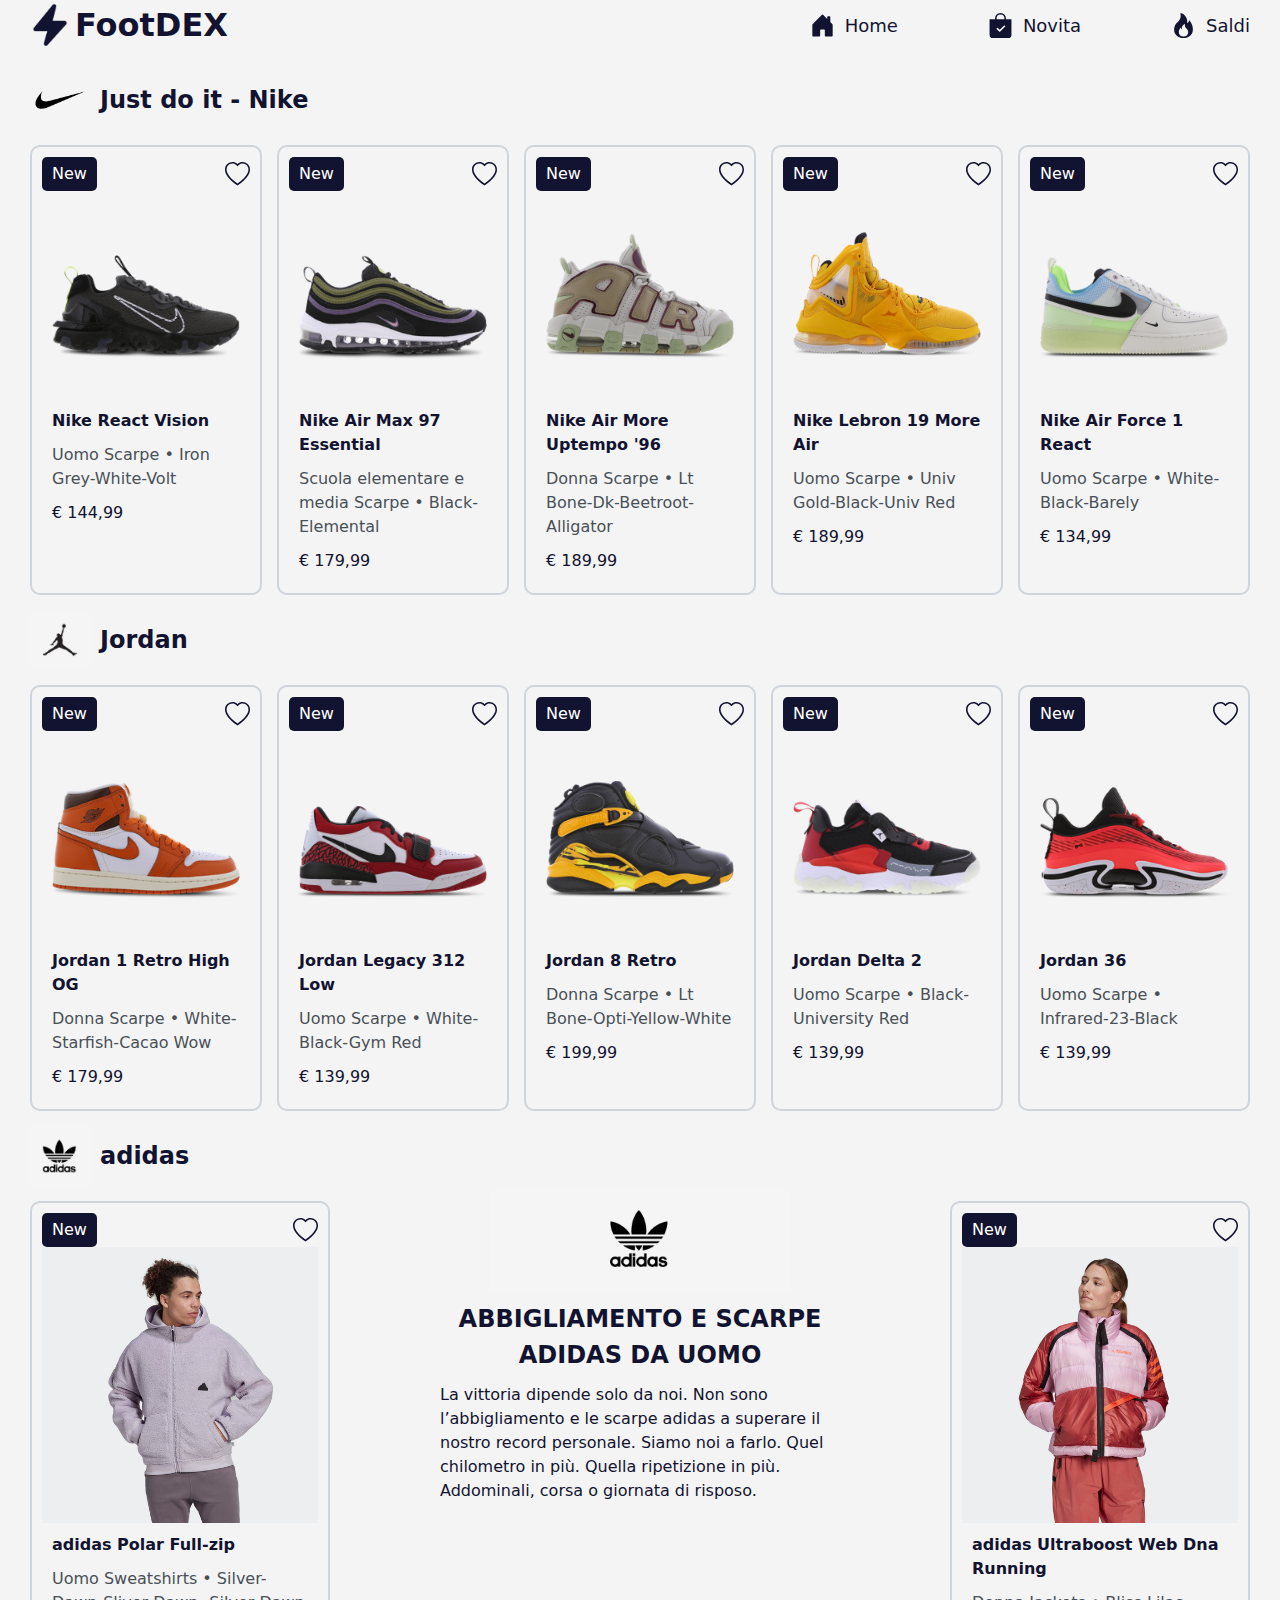
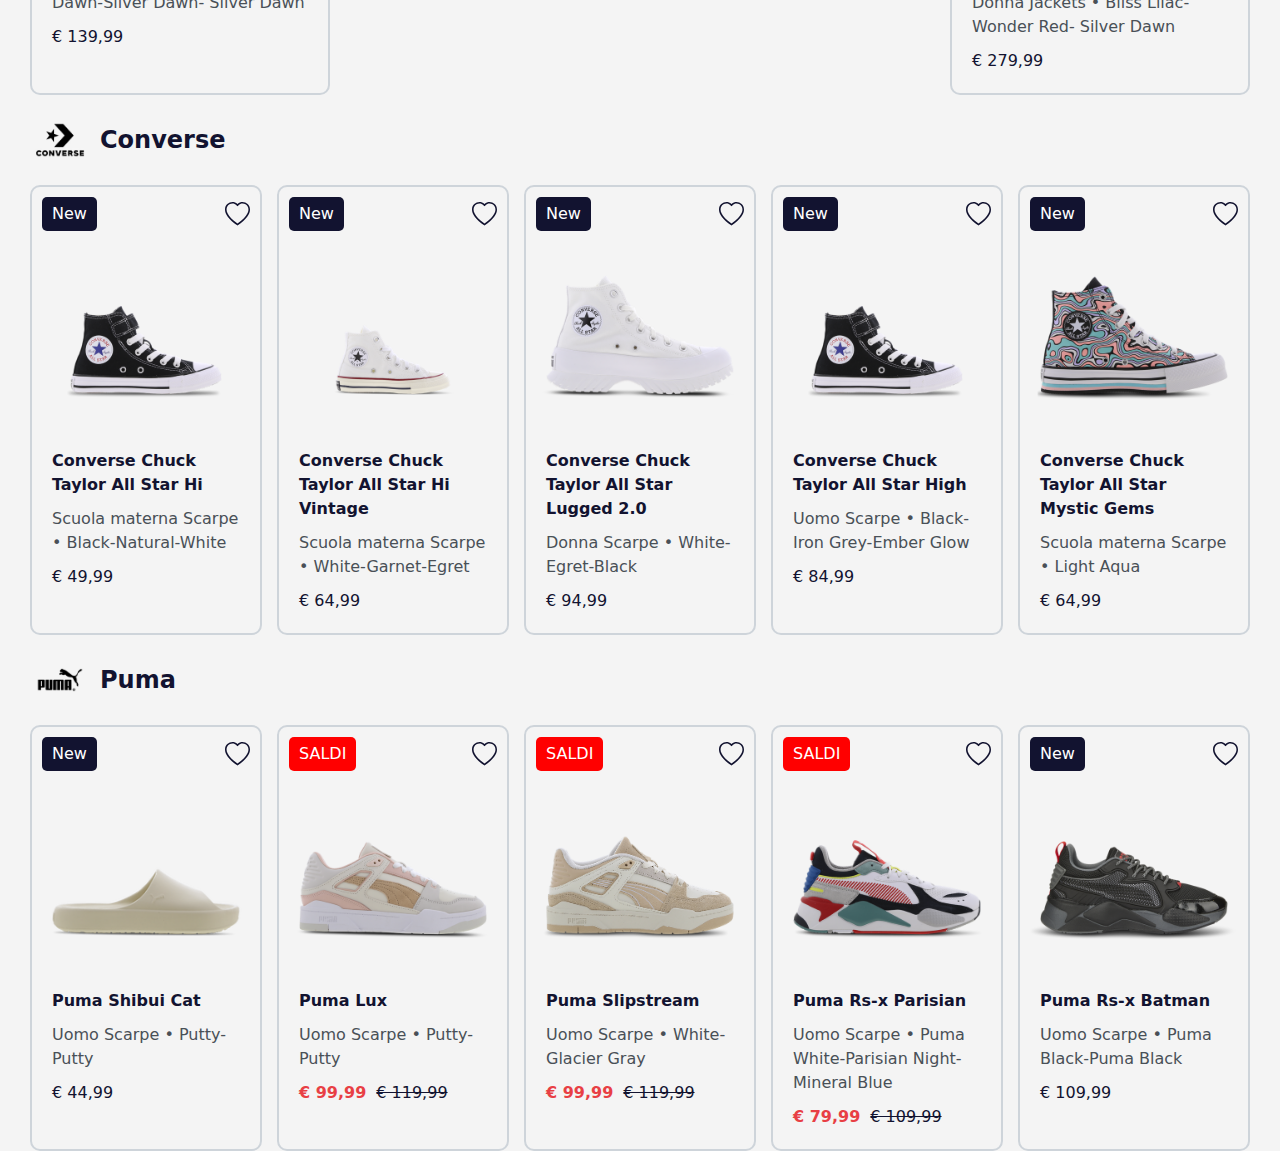
<file: ultimate-realse.html>
<!DOCTYPE html>
<html lang="en">
<head>
    <head>
        <meta charset="UTF-8">
        <meta http-equiv="X-UA-Compatible" content="IE=edge">
        <meta name="viewport" content="width=device-width, initial-scale=1.0">
        <title>FOOTODEX - HOME</title>
        <link rel="stylesheet" href="style.css">
        <link rel="icon" href=".//img/bolt.png"  width="100%" type="image/icon type">
    </head>
</head>
<body>
    <nav>
        <div class="nav-bar">
            <div class="logo">
                <img src="./img/bolt.png">
                <h1 >FootDEX</h1>
            </div> 
            <div class="links">
                <ul>
                    <li> 
                        <a href="./index.html"> <svg xmlns="http://www.w3.org/2000/svg" width="25" height="25" fill="currentColor" class="bi bi-house-door-fill" viewBox="0 0 16 16">
                            <path d="M6.5 14.5v-3.505c0-.245.25-.495.5-.495h2c.25 0 .5.25.5.5v3.5a.5.5 0 0 0 .5.5h4a.5.5 0 0 0 .5-.5v-7a.5.5 0 0 0-.146-.354L13 5.793V2.5a.5.5 0 0 0-.5-.5h-1a.5.5 0 0 0-.5.5v1.293L8.354 1.146a.5.5 0 0 0-.708 0l-6 6A.5.5 0 0 0 1.5 7.5v7a.5.5 0 0 0 .5.5h4a.5.5 0 0 0 .5-.5z"/>
                          </svg>Home</a>
                    </li>
                    <li>
                        <a> <svg xmlns="http://www.w3.org/2000/svg" width="25" height="25" fill="currentColor" class="bi bi-bag-check-fill" viewBox="0 0 16 16">
                            <path fill-rule="evenodd" d="M10.5 3.5a2.5 2.5 0 0 0-5 0V4h5v-.5zm1 0V4H15v10a2 2 0 0 1-2 2H3a2 2 0 0 1-2-2V4h3.5v-.5a3.5 3.5 0 1 1 7 0zm-.646 5.354a.5.5 0 0 0-.708-.708L7.5 10.793 6.354 9.646a.5.5 0 1 0-.708.708l1.5 1.5a.5.5 0 0 0 .708 0l3-3z"/>
                          </svg> Novita</a>
                    </li>
                    <li>
                        <a href="./saldi-offers.html"><svg xmlns="http://www.w3.org/2000/svg" width="25" height="25" fill="currentColor" class="bi bi-fire" viewBox="0 0 16 16">
                            <path d="M8 16c3.314 0 6-2 6-5.5 0-1.5-.5-4-2.5-6 .25 1.5-1.25 2-1.25 2C11 4 9 .5 6 0c.357 2 .5 4-2 6-1.25 1-2 2.729-2 4.5C2 14 4.686 16 8 16Zm0-1c-1.657 0-3-1-3-2.75 0-.75.25-2 1.25-3C6.125 10 7 10.5 7 10.5c-.375-1.25.5-3.25 2-3.5-.179 1-.25 2 1 3 .625.5 1 1.364 1 2.25C11 14 9.657 15 8 15Z"/>
                          </svg> Saldi</a>
                    </li>
                    
                </ul>
            </div>
            <div id="menu-1" class="menu-toggle" onclick="menu()">
                <svg id="svg-1" xmlns="http://www.w3.org/2000/svg" width="16" height="16" fill="currentColor" class="bi bi-list" viewBox="0 0 16 16">
                    <path fill-rule="evenodd" d="M2.5 12a.5.5 0 0 1 .5-.5h10a.5.5 0 0 1 0 1H3a.5.5 0 0 1-.5-.5zm0-4a.5.5 0 0 1 .5-.5h10a.5.5 0 0 1 0 1H3a.5.5 0 0 1-.5-.5zm0-4a.5.5 0 0 1 .5-.5h10a.5.5 0 0 1 0 1H3a.5.5 0 0 1-.5-.5z"/>
                </svg>
                <svg id="svg-2" class="close-item" xmlns="http://www.w3.org/2000/svg" width="16" height="16" fill="currentColor" class="bi bi-x-lg" viewBox="0 0 16 16">
                    <path d="M2.146 2.854a.5.5 0 1 1 .708-.708L8 7.293l5.146-5.147a.5.5 0 0 1 .708.708L8.707 8l5.147 5.146a.5.5 0 0 1-.708.708L8 8.707l-5.146 5.147a.5.5 0 0 1-.708-.708L7.293 8 2.146 2.854Z"/>
                  </svg>
            </div>
        </div> 
    </nav>
    <div class="menus-1" id="menu-2">
        <ul>
            <li>
                <a href="./index.html"> <svg xmlns="http://www.w3.org/2000/svg" width="25" height="25" fill="currentColor" class="bi bi-house-door-fill" viewBox="0 0 16 16">
                    <path d="M6.5 14.5v-3.505c0-.245.25-.495.5-.495h2c.25 0 .5.25.5.5v3.5a.5.5 0 0 0 .5.5h4a.5.5 0 0 0 .5-.5v-7a.5.5 0 0 0-.146-.354L13 5.793V2.5a.5.5 0 0 0-.5-.5h-1a.5.5 0 0 0-.5.5v1.293L8.354 1.146a.5.5 0 0 0-.708 0l-6 6A.5.5 0 0 0 1.5 7.5v7a.5.5 0 0 0 .5.5h4a.5.5 0 0 0 .5-.5z"/>
                  </svg>Home</a>
            </li>
            <li>
                <a ><svg xmlns="http://www.w3.org/2000/svg" width="25" height="25" fill="currentColor" class="bi bi-bag-check-fill" viewBox="0 0 16 16">
                    <path fill-rule="evenodd" d="M10.5 3.5a2.5 2.5 0 0 0-5 0V4h5v-.5zm1 0V4H15v10a2 2 0 0 1-2 2H3a2 2 0 0 1-2-2V4h3.5v-.5a3.5 3.5 0 1 1 7 0zm-.646 5.354a.5.5 0 0 0-.708-.708L7.5 10.793 6.354 9.646a.5.5 0 1 0-.708.708l1.5 1.5a.5.5 0 0 0 .708 0l3-3z"/>
                  </svg> Novita</a>
            </li>
            <li>
                <a href="./saldi-offers.html"> <svg xmlns="http://www.w3.org/2000/svg" width="25" height="25" fill="currentColor" class="bi bi-fire" viewBox="0 0 16 16">
                    <path d="M8 16c3.314 0 6-2 6-5.5 0-1.5-.5-4-2.5-6 .25 1.5-1.25 2-1.25 2C11 4 9 .5 6 0c.357 2 .5 4-2 6-1.25 1-2 2.729-2 4.5C2 14 4.686 16 8 16Zm0-1c-1.657 0-3-1-3-2.75 0-.75.25-2 1.25-3C6.125 10 7 10.5 7 10.5c-.375-1.25.5-3.25 2-3.5-.179 1-.25 2 1 3 .625.5 1 1.364 1 2.25C11 14 9.657 15 8 15Z"/>
                  </svg> Saldi</a>
            </li>
            
        </ul>
    </div>
    <div class="conatainer">
        <div class="middle-item">
            <img src="./img/icona.png">
            <h2>Just do it - Nike </h2>
        </div>
        <div class="products">
            <div class="pdt-1">
                <div class="pdt-1-top">
                    <div class="icon-pdt"> 
                        <p>New</p>
                        <svg xmlns="http://www.w3.org/2000/svg" width="16" height="16" fill="currentColor" class="bi bi-heart" viewBox="0 0 16 16">
                            <path d="m8 2.748-.717-.737C5.6.281 2.514.878 1.4 3.053c-.523 1.023-.641 2.5.314 4.385.92 1.815 2.834 3.989 6.286 6.357 3.452-2.368 5.365-4.542 6.286-6.357.955-1.886.838-3.362.314-4.385C13.486.878 10.4.28 8.717 2.01L8 2.748zM8 15C-7.333 4.868 3.279-3.04 7.824 1.143c.06.055.119.112.176.171a3.12 3.12 0 0 1 .176-.17C12.72-3.042 23.333 4.867 8 15z"/>
                          </svg>
                    </div>
                    <img src=".//img/react.webp" alt="">
                </div>
                <div class="pdt-details">
                    <h4>Nike React Vision</h4>
                    <p>Uomo Scarpe • Iron Grey-White-Volt</p>

                    <div class="pdt-proce">
                        € 144,99
                    </div>
                </div>
            </div>

            <div class="pdt-1">
                <div class="pdt-1-top">
                    <div class="icon-pdt"> 
                        <p>New</p>
                        <svg xmlns="http://www.w3.org/2000/svg" width="16" height="16" fill="currentColor" class="bi bi-heart" viewBox="0 0 16 16">
                            <path d="m8 2.748-.717-.737C5.6.281 2.514.878 1.4 3.053c-.523 1.023-.641 2.5.314 4.385.92 1.815 2.834 3.989 6.286 6.357 3.452-2.368 5.365-4.542 6.286-6.357.955-1.886.838-3.362.314-4.385C13.486.878 10.4.28 8.717 2.01L8 2.748zM8 15C-7.333 4.868 3.279-3.04 7.824 1.143c.06.055.119.112.176.171a3.12 3.12 0 0 1 .176-.17C12.72-3.042 23.333 4.867 8 15z"/>
                          </svg>
                    </div>
                    <img src=".//img/97.webp" alt="">
                </div>
                <div class="pdt-details">
                    <h4>Nike Air Max 97 Essential</h4>
                    <p>Scuola elementare e media Scarpe • Black-Elemental</p>

                    <div class="pdt-proce">
                        € 179,99
                    </div>
                </div>
            </div>
            <div class="pdt-1">
                <div class="pdt-1-top">
                    <div class="icon-pdt"> 
                        <p>New</p>
                        <svg xmlns="http://www.w3.org/2000/svg" width="16" height="16" fill="currentColor" class="bi bi-heart" viewBox="0 0 16 16">
                            <path d="m8 2.748-.717-.737C5.6.281 2.514.878 1.4 3.053c-.523 1.023-.641 2.5.314 4.385.92 1.815 2.834 3.989 6.286 6.357 3.452-2.368 5.365-4.542 6.286-6.357.955-1.886.838-3.362.314-4.385C13.486.878 10.4.28 8.717 2.01L8 2.748zM8 15C-7.333 4.868 3.279-3.04 7.824 1.143c.06.055.119.112.176.171a3.12 3.12 0 0 1 .176-.17C12.72-3.042 23.333 4.867 8 15z"/>
                          </svg>
                    </div>
                    <img src=".//img/air96.webp" alt="">
                </div>
                <div class="pdt-details">
                    <h4>Nike Air More Uptempo '96</h4>
                    <p>Donna Scarpe • Lt Bone-Dk-Beetroot-Alligator</p>

                    <div class="pdt-proce">
                        € 189,99
                    </div>
                </div>
            </div>
            <div class="pdt-1">
                <div class="pdt-1-top">
                    <div class="icon-pdt"> 
                        <p>New</p>
                        <svg xmlns="http://www.w3.org/2000/svg" width="16" height="16" fill="currentColor" class="bi bi-heart" viewBox="0 0 16 16">
                            <path d="m8 2.748-.717-.737C5.6.281 2.514.878 1.4 3.053c-.523 1.023-.641 2.5.314 4.385.92 1.815 2.834 3.989 6.286 6.357 3.452-2.368 5.365-4.542 6.286-6.357.955-1.886.838-3.362.314-4.385C13.486.878 10.4.28 8.717 2.01L8 2.748zM8 15C-7.333 4.868 3.279-3.04 7.824 1.143c.06.055.119.112.176.171a3.12 3.12 0 0 1 .176-.17C12.72-3.042 23.333 4.867 8 15z"/>
                          </svg>
                    </div>
                    <img src=".//img/lebron.webp" alt="">
                </div>
                <div class="pdt-details">
                    <h4>Nike Lebron 19 More Air</h4>
                    <p>Uomo Scarpe • Univ Gold-Black-Univ Red</p>

                    <div class="pdt-proce">
                        € 189,99
                    </div>
                </div>
            </div>
            <div class="pdt-1">
                <div class="pdt-1-top">
                    <div class="icon-pdt"> 
                        <p>New</p>
                        <svg xmlns="http://www.w3.org/2000/svg" width="16" height="16" fill="currentColor" class="bi bi-heart" viewBox="0 0 16 16">
                            <path d="m8 2.748-.717-.737C5.6.281 2.514.878 1.4 3.053c-.523 1.023-.641 2.5.314 4.385.92 1.815 2.834 3.989 6.286 6.357 3.452-2.368 5.365-4.542 6.286-6.357.955-1.886.838-3.362.314-4.385C13.486.878 10.4.28 8.717 2.01L8 2.748zM8 15C-7.333 4.868 3.279-3.04 7.824 1.143c.06.055.119.112.176.171a3.12 3.12 0 0 1 .176-.17C12.72-3.042 23.333 4.867 8 15z"/>
                          </svg>
                    </div>
                    <img src=".//img/air-force-react.webp" alt="">
                </div>
                <div class="pdt-details">
                    <h4>Nike Air Force 1 React</h4>
                    <p>Uomo Scarpe • White-Black-Barely</p>

                    <div class="pdt-proce">
                        € 134,99
                    </div>
                </div>
            </div>
        </div>
        <!-- Jordab Part-->
        <div class="middle-item second-item">
            <img src="./img/jordan-icon.webp">
            <h2>Jordan </h2>
        </div>

        <div class="products">   
 <div class="pdt-1">
                <div class="pdt-1-top">
                    <div class="icon-pdt"> 
                        <p>New</p>
                        <svg xmlns="http://www.w3.org/2000/svg" width="16" height="16" fill="currentColor" class="bi bi-heart" viewBox="0 0 16 16">
                            <path d="m8 2.748-.717-.737C5.6.281 2.514.878 1.4 3.053c-.523 1.023-.641 2.5.314 4.385.92 1.815 2.834 3.989 6.286 6.357 3.452-2.368 5.365-4.542 6.286-6.357.955-1.886.838-3.362.314-4.385C13.486.878 10.4.28 8.717 2.01L8 2.748zM8 15C-7.333 4.868 3.279-3.04 7.824 1.143c.06.055.119.112.176.171a3.12 3.12 0 0 1 .176-.17C12.72-3.042 23.333 4.867 8 15z"/>
                          </svg>
                    </div>
                    <img src=".//img/jordan-og.webp" alt="">
                </div>
                <div class="pdt-details">
                    <h4>Jordan 1 Retro High OG</h4>
                    <p>Donna Scarpe • White-Starfish-Cacao Wow</p>

                    <div class="pdt-proce">
                        € 179,99
                    </div>
                </div>
            </div>
            
            <div class="pdt-1">
                <div class="pdt-1-top">
                    <div class="icon-pdt"> 
                        <p>New</p>
                        <svg xmlns="http://www.w3.org/2000/svg" width="16" height="16" fill="currentColor" class="bi bi-heart" viewBox="0 0 16 16">
                            <path d="m8 2.748-.717-.737C5.6.281 2.514.878 1.4 3.053c-.523 1.023-.641 2.5.314 4.385.92 1.815 2.834 3.989 6.286 6.357 3.452-2.368 5.365-4.542 6.286-6.357.955-1.886.838-3.362.314-4.385C13.486.878 10.4.28 8.717 2.01L8 2.748zM8 15C-7.333 4.868 3.279-3.04 7.824 1.143c.06.055.119.112.176.171a3.12 3.12 0 0 1 .176-.17C12.72-3.042 23.333 4.867 8 15z"/>
                          </svg>
                    </div>
                    <img src=".//img/jordan-legacy.webp" alt="">
                </div>
                <div class="pdt-details">
                    <h4>Jordan Legacy 312 Low</h4>
                    <p>Uomo Scarpe • White-Black-Gym Red</p>

                    <div class="pdt-proce">
                        € 139,99
                    </div>
                </div>
            </div>
            <div class="pdt-1">
                <div class="pdt-1-top">
                    <div class="icon-pdt"> 
                        <p>New</p>
                        <svg xmlns="http://www.w3.org/2000/svg" width="16" height="16" fill="currentColor" class="bi bi-heart" viewBox="0 0 16 16">
                            <path d="m8 2.748-.717-.737C5.6.281 2.514.878 1.4 3.053c-.523 1.023-.641 2.5.314 4.385.92 1.815 2.834 3.989 6.286 6.357 3.452-2.368 5.365-4.542 6.286-6.357.955-1.886.838-3.362.314-4.385C13.486.878 10.4.28 8.717 2.01L8 2.748zM8 15C-7.333 4.868 3.279-3.04 7.824 1.143c.06.055.119.112.176.171a3.12 3.12 0 0 1 .176-.17C12.72-3.042 23.333 4.867 8 15z"/>
                          </svg>
                    </div>
                    <img src=".//img/jordan-retro.webp" alt="">
                </div>
                <div class="pdt-details">
                    <h4>Jordan 8 Retro</h4>
                    <p>Donna Scarpe • Lt Bone-Opti-Yellow-White</p>

                    <div class="pdt-proce">
                        € 199,99
                    </div>
                </div>
            </div>
            <div class="pdt-1">
                <div class="pdt-1-top">
                    <div class="icon-pdt"> 
                        <p>New</p>
                        <svg xmlns="http://www.w3.org/2000/svg" width="16" height="16" fill="currentColor" class="bi bi-heart" viewBox="0 0 16 16">
                            <path d="m8 2.748-.717-.737C5.6.281 2.514.878 1.4 3.053c-.523 1.023-.641 2.5.314 4.385.92 1.815 2.834 3.989 6.286 6.357 3.452-2.368 5.365-4.542 6.286-6.357.955-1.886.838-3.362.314-4.385C13.486.878 10.4.28 8.717 2.01L8 2.748zM8 15C-7.333 4.868 3.279-3.04 7.824 1.143c.06.055.119.112.176.171a3.12 3.12 0 0 1 .176-.17C12.72-3.042 23.333 4.867 8 15z"/>
                          </svg>
                    </div>
                    <img src=".//img/jordan-delta.webp" alt="">
                </div>
                <div class="pdt-details">
                    <h4>Jordan Delta 2</h4>
                    <p>Uomo Scarpe • Black-University Red</p>

                    <div class="pdt-proce">
                        € 139,99
                    </div>
                </div>
            </div>
            <div class="pdt-1">
                <div class="pdt-1-top">
                    <div class="icon-pdt"> 
                        <p>New</p>
                        <svg xmlns="http://www.w3.org/2000/svg" width="16" height="16" fill="currentColor" class="bi bi-heart" viewBox="0 0 16 16">
                            <path d="m8 2.748-.717-.737C5.6.281 2.514.878 1.4 3.053c-.523 1.023-.641 2.5.314 4.385.92 1.815 2.834 3.989 6.286 6.357 3.452-2.368 5.365-4.542 6.286-6.357.955-1.886.838-3.362.314-4.385C13.486.878 10.4.28 8.717 2.01L8 2.748zM8 15C-7.333 4.868 3.279-3.04 7.824 1.143c.06.055.119.112.176.171a3.12 3.12 0 0 1 .176-.17C12.72-3.042 23.333 4.867 8 15z"/>
                          </svg>
                    </div>
                    <img src=".//img/jordan-96.webp" alt="">
                </div>
                <div class="pdt-details">
                    <h4>Jordan 36</h4>
                    <p>Uomo Scarpe • Infrared-23-Black</p>

                    <div class="pdt-proce">
                        € 139,99
                    </div>
                </div>
            </div>
        </div>
        <!--Jordan end-->
        <!--Adidas start-->
        <div class="middle-item second-item">
            <img src="./img/adidas/adidas-logo.webp">
            <h2>adidas </h2>
        </div>
        <div class="products">
            <div class="pdt-1">
                <div class="pdt-1-top">
                    <div class="icon-pdt"> 
                        <p>New</p>
                        <svg xmlns="http://www.w3.org/2000/svg" width="16" height="16" fill="currentColor" class="bi bi-heart" viewBox="0 0 16 16">
                            <path d="m8 2.748-.717-.737C5.6.281 2.514.878 1.4 3.053c-.523 1.023-.641 2.5.314 4.385.92 1.815 2.834 3.989 6.286 6.357 3.452-2.368 5.365-4.542 6.286-6.357.955-1.886.838-3.362.314-4.385C13.486.878 10.4.28 8.717 2.01L8 2.748zM8 15C-7.333 4.868 3.279-3.04 7.824 1.143c.06.055.119.112.176.171a3.12 3.12 0 0 1 .176-.17C12.72-3.042 23.333 4.867 8 15z"/>
                          </svg>
                    </div>
                    <img src=".//img/adidas/jacket-adidas.webp" alt="">
                </div>
                <div class="pdt-details">
                    <h4>adidas Polar Full-zip</h4>
                    <p>Uomo Sweatshirts • Silver-Dawn-Sliver Dawn- Silver Dawn</p>

                    <div class="pdt-proce">
                        € 139,99
                    </div>
                </div>
            </div>
        <div class="pdt-ads">
            <img class="adis" src="./img/adidas/adidas-logo.webp">
            <h2>ABBIGLIAMENTO E SCARPE ADIDAS DA UOMO</h2>
            <p>La vittoria dipende solo da noi. Non sono l’abbigliamento e le scarpe adidas a superare il nostro record personale. Siamo noi a farlo. Quel chilometro in più. Quella ripetizione in più. Addominali, corsa o giornata di risposo.</p>
        </div>
                <div class="pdt-1">
                    <div class="pdt-1-top">
                        <div class="icon-pdt"> 
                            <p>New</p>
                            <svg xmlns="http://www.w3.org/2000/svg" width="16" height="16" fill="currentColor" class="bi bi-heart" viewBox="0 0 16 16">
                                <path d="m8 2.748-.717-.737C5.6.281 2.514.878 1.4 3.053c-.523 1.023-.641 2.5.314 4.385.92 1.815 2.834 3.989 6.286 6.357 3.452-2.368 5.365-4.542 6.286-6.357.955-1.886.838-3.362.314-4.385C13.486.878 10.4.28 8.717 2.01L8 2.748zM8 15C-7.333 4.868 3.279-3.04 7.824 1.143c.06.055.119.112.176.171a3.12 3.12 0 0 1 .176-.17C12.72-3.042 23.333 4.867 8 15z"/>
                              </svg>
                        </div>
                        <img src=".//img/adidas/jacket-terax.webp" alt="">
                    </div>
                    <div class="pdt-details">
                        <h4>adidas Ultraboost Web Dna Running</h4>
                        <p>Donna Jackets • Bliss Lilac-Wonder Red- Silver Dawn</p>
    
                        <div class="pdt-proce">
                            € 279,99
                        </div>
                    </div>
                </div>

        </div>
        <!-- end adidas
        -->
        <!--Start converse-->
        <div class="middle-item second-item">
            <img src="./img/converse/converse-logo.webp">
            <h2>Converse </h2>
        </div>
            <div class="products">
                <div class="pdt-1">
                    <div class="pdt-1-top">
                        <div class="icon-pdt"> 
                            <p>New</p>
                            <svg xmlns="http://www.w3.org/2000/svg" width="16" height="16" fill="currentColor" class="bi bi-heart" viewBox="0 0 16 16">
                                <path d="m8 2.748-.717-.737C5.6.281 2.514.878 1.4 3.053c-.523 1.023-.641 2.5.314 4.385.92 1.815 2.834 3.989 6.286 6.357 3.452-2.368 5.365-4.542 6.286-6.357.955-1.886.838-3.362.314-4.385C13.486.878 10.4.28 8.717 2.01L8 2.748zM8 15C-7.333 4.868 3.279-3.04 7.824 1.143c.06.055.119.112.176.171a3.12 3.12 0 0 1 .176-.17C12.72-3.042 23.333 4.867 8 15z"/>
                              </svg>
                        </div>
                        <img src=".//img/converse/converse-chunk.webp" alt="">
                    </div>
                    <div class="pdt-details">
                        <h4>Converse Chuck Taylor All Star Hi</h4>
                        <p>Scuola materna  Scarpe • Black-Natural-White</p>
    
                        <div class="pdt-proce">
                            € 49,99
                        </div>
                    </div>
                </div>
                <div class="pdt-1">
                    <div class="pdt-1-top">
                        <div class="icon-pdt"> 
                            <p>New</p>
                            <svg xmlns="http://www.w3.org/2000/svg" width="16" height="16" fill="currentColor" class="bi bi-heart" viewBox="0 0 16 16">
                                <path d="m8 2.748-.717-.737C5.6.281 2.514.878 1.4 3.053c-.523 1.023-.641 2.5.314 4.385.92 1.815 2.834 3.989 6.286 6.357 3.452-2.368 5.365-4.542 6.286-6.357.955-1.886.838-3.362.314-4.385C13.486.878 10.4.28 8.717 2.01L8 2.748zM8 15C-7.333 4.868 3.279-3.04 7.824 1.143c.06.055.119.112.176.171a3.12 3.12 0 0 1 .176-.17C12.72-3.042 23.333 4.867 8 15z"/>
                              </svg>
                        </div>
                        <img src=".//img/converse/converse-chunk-white.webp" alt="">
                    </div>
                    <div class="pdt-details">
                        <h4>Converse Chuck Taylor All Star Hi Vintage</h4>
                        <p>Scuola materna  Scarpe • White-Garnet-Egret</p>
    
                        <div class="pdt-proce">
                            € 64,99
                        </div>
                    </div>
                </div>
                <div class="pdt-1">
                    <div class="pdt-1-top">
                        <div class="icon-pdt"> 
                            <p>New</p>
                            <svg xmlns="http://www.w3.org/2000/svg" width="16" height="16" fill="currentColor" class="bi bi-heart" viewBox="0 0 16 16">
                                <path d="m8 2.748-.717-.737C5.6.281 2.514.878 1.4 3.053c-.523 1.023-.641 2.5.314 4.385.92 1.815 2.834 3.989 6.286 6.357 3.452-2.368 5.365-4.542 6.286-6.357.955-1.886.838-3.362.314-4.385C13.486.878 10.4.28 8.717 2.01L8 2.748zM8 15C-7.333 4.868 3.279-3.04 7.824 1.143c.06.055.119.112.176.171a3.12 3.12 0 0 1 .176-.17C12.72-3.042 23.333 4.867 8 15z"/>
                              </svg>
                        </div>
                        <img src=".//img/converse/converse-lege.webp" alt="">
                    </div>
                    <div class="pdt-details">
                        <h4>Converse Chuck Taylor All Star Lugged 2.0</h4>
                        <p>Donna Scarpe • White-Egret-Black</p>
    
                        <div class="pdt-proce">
                            € 94,99
                        </div>
                    </div>
                </div>
                <div class="pdt-1">
                    <div class="pdt-1-top">
                        <div class="icon-pdt"> 
                            <p>New</p>
                            <svg xmlns="http://www.w3.org/2000/svg" width="16" height="16" fill="currentColor" class="bi bi-heart" viewBox="0 0 16 16">
                                <path d="m8 2.748-.717-.737C5.6.281 2.514.878 1.4 3.053c-.523 1.023-.641 2.5.314 4.385.92 1.815 2.834 3.989 6.286 6.357 3.452-2.368 5.365-4.542 6.286-6.357.955-1.886.838-3.362.314-4.385C13.486.878 10.4.28 8.717 2.01L8 2.748zM8 15C-7.333 4.868 3.279-3.04 7.824 1.143c.06.055.119.112.176.171a3.12 3.12 0 0 1 .176-.17C12.72-3.042 23.333 4.867 8 15z"/>
                              </svg>
                        </div>
                        <img src=".//img/converse/converse-chunk.webp" alt="">
                    </div>
                    <div class="pdt-details">
                        <h4>Converse Chuck Taylor All Star High</h4>
                        <p>Uomo Scarpe • Black-Iron Grey-Ember Glow</p>
    
                        <div class="pdt-proce">
                            € 84,99
                        </div>
                    </div>
                </div>
                <div class="pdt-1">
                    <div class="pdt-1-top">
                        <div class="icon-pdt"> 
                            <p>New</p>
                            <svg xmlns="http://www.w3.org/2000/svg" width="16" height="16" fill="currentColor" class="bi bi-heart" viewBox="0 0 16 16">
                                <path d="m8 2.748-.717-.737C5.6.281 2.514.878 1.4 3.053c-.523 1.023-.641 2.5.314 4.385.92 1.815 2.834 3.989 6.286 6.357 3.452-2.368 5.365-4.542 6.286-6.357.955-1.886.838-3.362.314-4.385C13.486.878 10.4.28 8.717 2.01L8 2.748zM8 15C-7.333 4.868 3.279-3.04 7.824 1.143c.06.055.119.112.176.171a3.12 3.12 0 0 1 .176-.17C12.72-3.042 23.333 4.867 8 15z"/>
                              </svg>
                        </div>
                        <img src=".//img/converse/converse-lift.webp" alt="">
                    </div>
                    <div class="pdt-details">
                        <h4>Converse Chuck Taylor All Star  Mystic Gems</h4>
                        <p>Scuola materna  Scarpe • Light Aqua</p>
    
                        <div class="pdt-proce">
                            € 64,99
                        </div>
                    </div>

                </div>


            </div>
            
            <!--End converse-->
            <!--Start Puma-->
            <div class="middle-item second-item">
                <img src="./img/puma/puma-logo.webp">
                <h2>Puma </h2>
            </div>
            <div class="products">
                <div class="pdt-1">
                    <div class="pdt-1-top">
                        <div class="icon-pdt"> 
                            <p>New</p>
                            <svg xmlns="http://www.w3.org/2000/svg" width="16" height="16" fill="currentColor" class="bi bi-heart" viewBox="0 0 16 16">
                                <path d="m8 2.748-.717-.737C5.6.281 2.514.878 1.4 3.053c-.523 1.023-.641 2.5.314 4.385.92 1.815 2.834 3.989 6.286 6.357 3.452-2.368 5.365-4.542 6.286-6.357.955-1.886.838-3.362.314-4.385C13.486.878 10.4.28 8.717 2.01L8 2.748zM8 15C-7.333 4.868 3.279-3.04 7.824 1.143c.06.055.119.112.176.171a3.12 3.12 0 0 1 .176-.17C12.72-3.042 23.333 4.867 8 15z"/>
                              </svg>
                        </div>
                        <img src=".//img/puma/puma-scarpe.webp" alt="">
                    </div>
                    <div class="pdt-details">
                        <h4>Puma Shibui Cat</h4>
                        <p>Uomo Scarpe  • Putty-Putty</p>
    
                        <div class="pdt-proce">
                            € 44,99
                        </div>
                    </div>
                </div>
                <div class="pdt-1">
                    <div class="pdt-1-top">
                        <div class="icon-pdt saldi-pdt"> 
                            <p>SALDI</p>
                            <svg xmlns="http://www.w3.org/2000/svg" width="16" height="16" fill="currentColor" class="bi bi-heart" viewBox="0 0 16 16">
                                <path d="m8 2.748-.717-.737C5.6.281 2.514.878 1.4 3.053c-.523 1.023-.641 2.5.314 4.385.92 1.815 2.834 3.989 6.286 6.357 3.452-2.368 5.365-4.542 6.286-6.357.955-1.886.838-3.362.314-4.385C13.486.878 10.4.28 8.717 2.01L8 2.748zM8 15C-7.333 4.868 3.279-3.04 7.824 1.143c.06.055.119.112.176.171a3.12 3.12 0 0 1 .176-.17C12.72-3.042 23.333 4.867 8 15z"/>
                              </svg>
                        </div>
                        <img src=".//img/puma/puma-lux.webp" alt="">
                    </div>
                    <div class="pdt-details ">
                        <h4>Puma Lux</h4>
                        <p>Uomo Scarpe  • Putty-Putty</p>
    
                        <div class="pdt-proce saldi-pdt-1">
                            <h4>€ 99,99</h4>
                            <del>€ 119,99</del>
                        </div>
                    </div>

                </div>
                <div class="pdt-1">
                    <div class="pdt-1-top">
                        <div class="icon-pdt saldi-pdt"> 
                            <p>SALDI</p>
                            <svg xmlns="http://www.w3.org/2000/svg" width="16" height="16" fill="currentColor" class="bi bi-heart" viewBox="0 0 16 16">
                                <path d="m8 2.748-.717-.737C5.6.281 2.514.878 1.4 3.053c-.523 1.023-.641 2.5.314 4.385.92 1.815 2.834 3.989 6.286 6.357 3.452-2.368 5.365-4.542 6.286-6.357.955-1.886.838-3.362.314-4.385C13.486.878 10.4.28 8.717 2.01L8 2.748zM8 15C-7.333 4.868 3.279-3.04 7.824 1.143c.06.055.119.112.176.171a3.12 3.12 0 0 1 .176-.17C12.72-3.042 23.333 4.867 8 15z"/>
                              </svg>
                        </div>
                        <img src=".//img/puma/puma-slipstream.webp" alt="">
                    </div>
                    <div class="pdt-details ">
                        <h4>Puma Slipstream</h4>
                        <p>Uomo Scarpe  • White-Glacier Gray</p>
    
                        <div class="pdt-proce saldi-pdt-1">
                            <h4>€ 99,99</h4>
                            <del>€ 119,99</del>
                        </div>
                    </div>
                </div>
                <div class="pdt-1">
                    <div class="pdt-1-top">
                        <div class="icon-pdt saldi-pdt"> 
                            <p>SALDI</p>
                            <svg xmlns="http://www.w3.org/2000/svg" width="16" height="16" fill="currentColor" class="bi bi-heart" viewBox="0 0 16 16">
                                <path d="m8 2.748-.717-.737C5.6.281 2.514.878 1.4 3.053c-.523 1.023-.641 2.5.314 4.385.92 1.815 2.834 3.989 6.286 6.357 3.452-2.368 5.365-4.542 6.286-6.357.955-1.886.838-3.362.314-4.385C13.486.878 10.4.28 8.717 2.01L8 2.748zM8 15C-7.333 4.868 3.279-3.04 7.824 1.143c.06.055.119.112.176.171a3.12 3.12 0 0 1 .176-.17C12.72-3.042 23.333 4.867 8 15z"/>
                              </svg>
                        </div>
                        <img src=".//img/puma/puma-parsian.webp" alt="">
                    </div>
                    <div class="pdt-details ">
                        <h4>Puma Rs-x Parisian</h4>
                        <p>Uomo Scarpe  • Puma White-Parisian Night-Mineral Blue</p>
    
                        <div class="pdt-proce saldi-pdt-1">
                            <h4>€ 79,99</h4>
                            <del>€ 109,99</del>
                        </div>
                    </div>
                </div>
                <div class="pdt-1">
                    <div class="pdt-1-top">
                        <div class="icon-pdt"> 
                            <p>New</p>
                            <svg xmlns="http://www.w3.org/2000/svg" width="16" height="16" fill="currentColor" class="bi bi-heart" viewBox="0 0 16 16">
                                <path d="m8 2.748-.717-.737C5.6.281 2.514.878 1.4 3.053c-.523 1.023-.641 2.5.314 4.385.92 1.815 2.834 3.989 6.286 6.357 3.452-2.368 5.365-4.542 6.286-6.357.955-1.886.838-3.362.314-4.385C13.486.878 10.4.28 8.717 2.01L8 2.748zM8 15C-7.333 4.868 3.279-3.04 7.824 1.143c.06.055.119.112.176.171a3.12 3.12 0 0 1 .176-.17C12.72-3.042 23.333 4.867 8 15z"/>
                              </svg>
                        </div>
                        <img src=".//img/puma/puma-rs.webp" alt="">
                    </div>
                    <div class="pdt-details">
                        <h4>Puma Rs-x Batman</h4>
                        <p>Uomo Scarpe  • Puma Black-Puma Black</p>
    
                        <div class="pdt-proce">
                            € 109,99
                        </div>
                    </div>
                </div>
            </div>

        </div>
    <script src="./main.js"></script>
</body>
</html>
</file>
<file: style.css>
*{
    margin: 0;
    padding: 0;
    box-sizing: border-box;
}


:root{
    --bs-blue: #0d6efd;
    --bs-indigo: #6610f2;
    --bs-purple: #6f42c1;
    --bs-pink: #d63384;
    --bs-red: #dc3545;
    --bs-orange: #fd7e14;
    --bs-yellow: #ffc107;
    --bs-green: #198754;
    --bs-teal: #20c997;
    --bs-cyan: #0dcaf0;
    --bs-white: #fff;
    --bs-gray: #6c757d;
    --bs-gray-dark: #343a40;
    --bs-gray-100: #f8f9fa;
    --bs-gray-200: #e9ecef;
    --bs-gray-300: #dee2e6;
    --bs-gray-400: #ced4da;
    --bs-gray-500: #adb5bd;
    --bs-gray-600: #6c757d;
    --bs-gray-700: #495057;
    --bs-gray-800: #343a40;
    --bs-gray-900: #212529;
    --bs-primary: #0d6efd;
    --bs-secondary: #6c757d;
    --bs-success: #198754;
    --bs-info: #0dcaf0;
    --bs-warning: #ffc107;
    --bs-danger: #dc3545;
    --bs-light: #f8f9fa;
    --bs-dark: #212529;
    --bs-primary-rgb: 13,110,253;
    --bs-secondary-rgb: 108,117,125;
    --bs-success-rgb: 25,135,84;
    --bs-info-rgb: 13,202,240;
    --bs-warning-rgb: 255,193,7;
    --bs-danger-rgb: 220,53,69;
    --bs-light-rgb: 248,249,250;
    --bs-dark-rgb: 33,37,41;
    --bs-white-rgb: 255,255,255;
    --bs-black-rgb: 0,0,0;
    --bs-body-color-rgb: 33,37,41;
    --bs-body-bg-rgb: 255,255,255;
    --bs-font-sans-serif: system-ui,-apple-system,"Segoe UI",Roboto,"Helvetica Neue",Arial,"Noto Sans","Liberation Sans",sans-serif,"Apple Color Emoji","Segoe UI Emoji","Segoe UI Symbol","Noto Color Emoji";
    --bs-font-monospace: SFMono-Regular,Menlo,Monaco,Consolas,"Liberation Mono","Courier New",monospace;
    --bs-gradient: linear-gradient(180deg, rgba(255, 255, 255, 0.15), rgba(255, 255, 255, 0));
    --bs-body-font-family: var(--bs-font-sans-serif);
    --bs-body-font-size: 1rem;
    --bs-body-font-weight: 400;
    --bs-body-line-height: 1.5;
    --bs-body-color: #212529;
    --bs-body-bg: #fff;
    }
    

    body{
        font-family: var(--bs-body-font-family);
        font-size: var(--bs-body-font-size);
        font-weight: var(--bs-body-font-weight);
        line-height: var(--bs-body-line-height);
        color: var(--bs-body-color);
        text-align: var(--bs-body-text-align);
        background-color: var(--bs-body-bg);
        -webkit-text-size-adjust: 100%;
        -webkit-tap-highlight-color: transparent;
        display: flex;
        flex-direction: column;
        height: 100vh;
        margin: 0;
        padding: 0;
        overflow: scroll;
        background: #f4f4f4;
    }


    nav{
        display: flex;
        width: 100%;
        max-height: 100%;
        color: #121330;
    }

    .nav-bar{
        display: flex;
        width: 100%;
        max-height: 100%;
        align-items: center;
        justify-content: space-between;
    }

    .logo{
        display: flex;
        align-items: center;
        margin-left: 25px;
    }
    .logo img{
        width: 50px;
        height: 50px;
        object-fit: contain;

    }

    .logo h1{
       font-size:xx-large;
       color: #121330;
    }

    .links ul{
        font-size:large;
        display: flex;
        list-style: none;
        gap: 90px;
        margin-right: 30px;
     }

     .links li{
       display: flex;
       align-items: center;
       gap: 10px;
       transition: 200ms ease-in;
       cursor: pointer;
       
     }

     .links li a{
      display: flex;
      text-decoration: none;
      color: #121330;
      transition: 200ms  ease-in;
      gap: 10px;
      align-items: center;
      
    }
    .links li:hover{
      color: red;
    }

    .links li a:hover{
      text-decoration: none;
      color: red;
      
    }


      .conatainer{
        color: #121330;
        display: flex;
        flex-direction: column;
        max-width: 100%;
        margin: 20px 30px 0px 30px;
      }
 

      .middle-item{
        display: flex;
        align-items: center;
        gap: 10px;

      }

      .middle-item img{
        width: 60px;
        height: 60px;
      }

      .products{
        display: flex;
        width: 100%;
        gap: 15px;
        justify-content: space-between;
      }

      .pdt-1{
        display: flex;
        flex-direction: column;
        width: 300px;
        max-height: 100%;
        border: 2px solid #ced4da;
        padding: 10px;
        border-radius: 10px;
        margin-top: 15px;
        transition: 200ms ease-in;
      }

      .pdt-1:hover{
        box-shadow: 5px 5px 16px 2px rgba(0,0,0,0.21);

    }

      .pdt-1-top img{
        display: flex;
        object-fit: contain;
        max-width: 100%;
        max-height: 100%;
      }

      .icon-pdt{
        display: flex;
        justify-content: space-between;
        align-items: center;
        
      }

      .icon-pdt p{
        background: #121330;
        color: white;
        padding: 5px 10px;
        border-radius: 5px;
      }
      .icon-pdt svg{
        height: 25px;
        width: 25px;
        cursor: pointer;
        transition: 200ms ease-in;
      }
      .icon-pdt svg:hover{
        color: red;
        width: 30px;
        height: 30px;
      }

      .pdt-details{
        display: flex;
        flex-direction: column;
        justify-content: center;
        gap: 10px;
        
        padding: 10px;
        border-radius: 10px;
      }

      .pdt-details p{
        color: #495057;
      }

      .pdt-proce{
        font-weight: 500;
      }

      .second-item{
        margin-top: 15px;;
      }

      .second-item img{
        object-fit: cover;
        width: 60px;
        height: 60px;
      }

      .adis{
        object-fit: contain;
        width: 300px;
        height: 300px;
      }

      .pdt-ads{
        display: flex;
        flex-direction: column;
        width: 400px;
        height: 100px;
        align-items: center;
        gap: 10px;
      }

      .pdt-ads h2{
        text-align: center;
      }
      .pdt-ads p{
        max-width: 100%;
        max-height: max-content;
      }

      .saldi-pdt p{
        background: red;
      }

      .saldi-pdt-1{
        display: flex;
        gap: 10px;
      }
      .saldi-pdt-1 h4{
        color: #e83f44;
      }
      .top-item{
        border-radius: 10px;
      }
      .top-item img{
        position: relative;
        max-width: 100%;
        object-fit: contain;
        border-radius: 10px;
        cursor: pointer;
      }


      .top-item-v2{
        display: flex;
        gap: 10px;
        cursor: pointer;
      }

      .top-item-v2 img{
        max-width: 50%;
        display: flex;
        gap: 10px;
        border-radius: 10px;
        cursor: pointer;
      }

      .home-title{
        display: flex;
        flex-direction: column;
        text-align: center; 
        gap: 5px;
      }

      .home-title h1{
        font-size: 40px;
      }

      .home-title p{
        font-weight: 400;
      }

      .jacket-pdt{
        display: flex;
        max-width: 100%;
        gap: 10px;
        overflow:hidden;
      }

      .jacket-pdt-1{
        display: flex;
        flex-direction: column;
        max-width: 25%;
        margin-top: 20px;
        
      }

      .jacket-pdt-1 img{
        object-fit: contain;
        border-radius: 10px;
      }

      .jacket-pdt-1 h1{
        font-size: large;
        text-align: center;
      }

      .jacket-pdt-1 p{
        font-size: medium;
        text-align: center;
      }

      .brand-pdt{
        max-width: 100%;
        display: flex;
        margin-top: 10px;
        gap: 10px;
      }



      .brand-pdt-1 img{
        width: 100%;
        object-fit: contain;
      }

      .top-item-v3{
       display: flex;
       flex-direction: column;
       gap: 10px;
       cursor: pointer;
      }

      .jacket-pdt-v5{
        margin-top: 50px;
        display: flex;
        max-width: 100%;
        gap: 20px;
       }
       
       .jacket-pdt-2{
        max-width: 50%;
        display: flex;
        flex-direction: column;
        gap: 10px;
       }

       .jacket-pdt-2 img{
        max-width: 100%;
        border-radius: 10px;
        cursor: pointer;
       }
       .jacket-pdt-2 p{
        font-size: large;
        font-weight: 500;
       }

       .menus-1{
        display: none;
       }

       .menu-toggle{
        display: none;
       }
       
       @media screen and (max-width:768px) {
        .menu-toggle{
          display: block;
          margin-right: 30px;
          cursor: pointer;
          transition: 200ms ease-in-out;
         }

         .menu-toggle svg{
          width: 30px;
          height: 30px;
         }

         .links{
          display: none;
          
         }

         .menus-1{
          display: none;
          flex-direction: column;
          position: absolute;
          margin-top: 60px;
          width: 100%;
          height: 100vh;
          background: white;
          z-index: 99;
          justify-content: center;
          align-items: center;
          transition: 500ms ease-in;
          animation: 500ms expo ;
          right: 0%;
          
         }

         @keyframes expo {
          from{
            transform: translateX(500px);
           }
           to{
            transform: translateY(0px);
           }
         }

         .menus-1 ul{
          position: absolute;
          display: flex;
          flex-direction: column;
          gap: 50px;
         justify-content: center;
         color: #121330;
         top: 0%;
         margin-top: 20px;
         }

         .menus-1 ul li{
          display: flex;
          list-style: none;
          align-items: center;
          cursor: pointer;
          
         }

         .menus-1 ul li a{
          display: flex;
          align-items: center;
          gap: 10px;
          text-decoration: none;
          color: #121330;
          transition: 200ms ease-in;
         }

         .menus-1 ul li a:hover{
          color: red;
          font-size: x-large;
         }

         .close-item{
          display: none;
         }

       }




       @media all and (max-width:710px) {
        .products{
          display: flex;
          flex-direction: column;
          width: 100%;
          gap: 15px;
          justify-content: space-between;
        }
        .pdt-1{
          display: flex;
          width: 100%;
          max-height: 100%;
          border: 2px solid #ced4da;
          padding: 10px;
          border-radius: 10px;
          margin-top: 15px;
          transition: 200ms ease-in;
        }

        .pdt-ads{
          display: none;
        }

        .middle-item{
          display: flex;
          justify-content: center;
          align-items: center;
          gap: 10px;
  
        }
  
        .middle-item img{
          width: 80px;
          height: 80px;
          object-fit: cover;
        }

        .home-title{
          display: flex;
          flex-direction: column;
          text-align: center; 
          gap: 5px;
        }
  
        .home-title h1{
          font-size: medium;
        }
  
        .home-title p{
          font-weight: 400;
        }
        
        .top-item img{
          position: relative;
          max-width: 100%;
          object-fit: cover;
          border-radius: 10px;
          cursor: pointer;
          height: 100px;
        }
        .top-item-v2 img{
          max-width: 50%;
          display: flex;
          gap: 10px;
          border-radius: 10px;
          cursor: pointer;
          height: 100px;
          object-fit: cover;
          margin-bottom: 20px;
        }

        .jacket-pdt{
          display: flex;
          max-width: 100%;
          gap: 10px;
        }
  
        .jacket-pdt-1{
          display: none;
        }

        .brand-pdt{
          max-width: 100%;
          display: flex;
          margin-top: 10px;
          gap: 10px;
        }
  
        .brand-pdt-1 img{
          max-width: 100%;
          object-fit: cover;
          height: 90px;
          width: 90px;
        }

        .jacket-pdt-v5{
          margin-top: 50px;
          display: flex;
          width: 100%;
          gap: 20px;
         }

        .jacket-pdt-2 img{
          width: 100%;
          height: 100px;
          border-radius: 10px;
          cursor: pointer;
          object-fit: cover;
         }
         
         .jacket-pdt-2 p{
          font-size: small;
          font-weight: 500;
         }

         .conatainer{
          color: #121330;
          display: flex;
          flex-direction: column;
          max-width: 100%;
          margin: 20px 10px 0px 10px;
        }
       }

       .colore-pdt{
        height: 15px;
        width: 15px;
        border-radius: 50%;
        background: #a1713e;
      }

      .clr-pdt{
        display: flex;
        gap: 10px;
        align-items: center;
      }

      .clr-pdt p{
        color: #121330;
      }

      ::-webkit-scrollbar {
        width: 15px;
      }
      
      /* Track */
      
       
      /* Handle */
      ::-webkit-scrollbar-thumb {
        background: linear-gradient(180deg, gray, silver) ;
        transition: 200ms ease-in;
       
      }

      ::-webkit-scrollbar-thumb:hover {
        background: linear-gradient(180deg, black, gray) ;
       
      }

      .div-top{
        display: flex;
        max-width: 100%;
        height: 100vh;
        gap: 20px;
      }

      .img-container{
        display: flex;
        width: 60%;
        height: 80%;
      }

      .img-container img{
        display: flex;
        width: 100%;
        height: 100%;
        object-fit: cover;
        border-radius: 10px;
      }

      .product-detail{
        display: flex;
        flex-direction: column;
        width: 40%;
        gap: 10px;
        height: 70%;
      }

      .product-detail span{
        display: flex;
        align-items: center;
        gap: 10px;
      }

      .product-info{
       margin: 20px;
      }

      .product-detail button{
        height: 40px;
        background: #121330;
        color: white;
        border-radius: 10px;
      }

      .img-2{
        max-width: 50%;
        max-height: 100%;
        display: flex;
        
      }

      .img-2 img{
        max-width: 50%;
        object-fit: contain;
        border: 1px solid silver;
        border-radius: 5px;
      }

      .title-nike{
        display: none;
        
      }


      @media screen and (max-width:768px) {
        .div-top{
          display: flex;
          flex-direction: column;
          width: 100%;
          height: 100%;
          gap: 10px;
         }

         .img-container{
          display: flex;
          width: 100%;
          height: 80%;
        }

        .product-detail{
          display: flex;
          flex-direction: column;
          width: 100%;
          gap: 10px;
          height: 70%;
        }
        .product-detail button{
          height: 40px;
          background: #121330;
          color: white;
          border-radius: 10px;
        }

        .title-nike{
          display: flex;
          flex-direction: column;
        }
        .title-nike-v2{
          display: none;
        }
        }


        .review-pdt{
          display: flex;
          flex-direction: column;
          width: 100%;
          max-height: 100%;
        }

        .top-review{
          display: flex;
          justify-content: space-between;
          align-items: center;
          margin: 10px 0px;
          cursor: pointer;
        }

        .top-review p{
          font-size: larger;
          font-weight: 600;
        }

        .top-review svg{
          height: 20px;
          width: 20px;
        }

        .review-info{
          display: flex;
          flex-direction: column;
          gap: 10px;
          margin-left: 20px;
          transition: 1s ease-in;
        }

        .review-info ul li a{
         color: #121330;
        }

        .other-img{
          display: flex;
          flex-direction: column;
          text-align: center;
          gap: 25px;
          margin: 20px 0px;
         }
         
         .other-img p{
          font-size: larger;
          font-weight: 600;
         }

         .other-img img{
          border-radius: 10px;
         }
</file>
